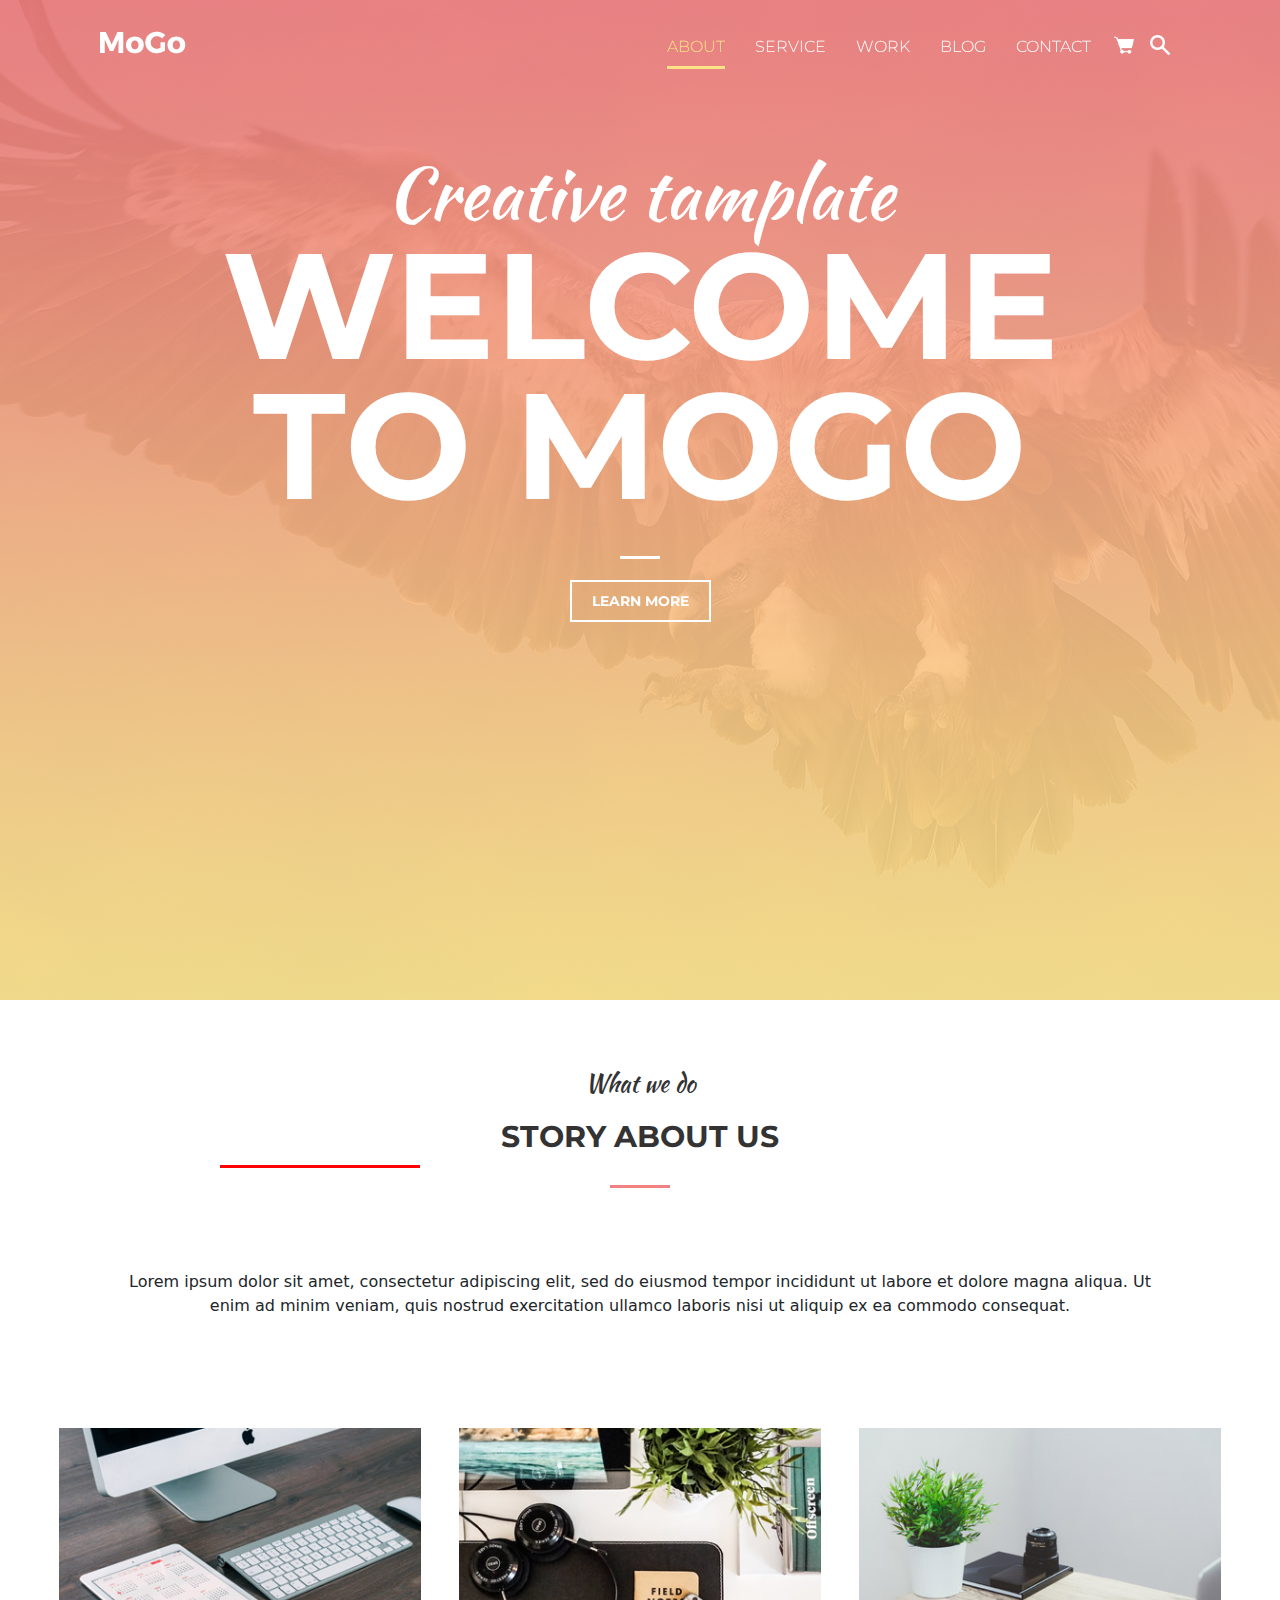
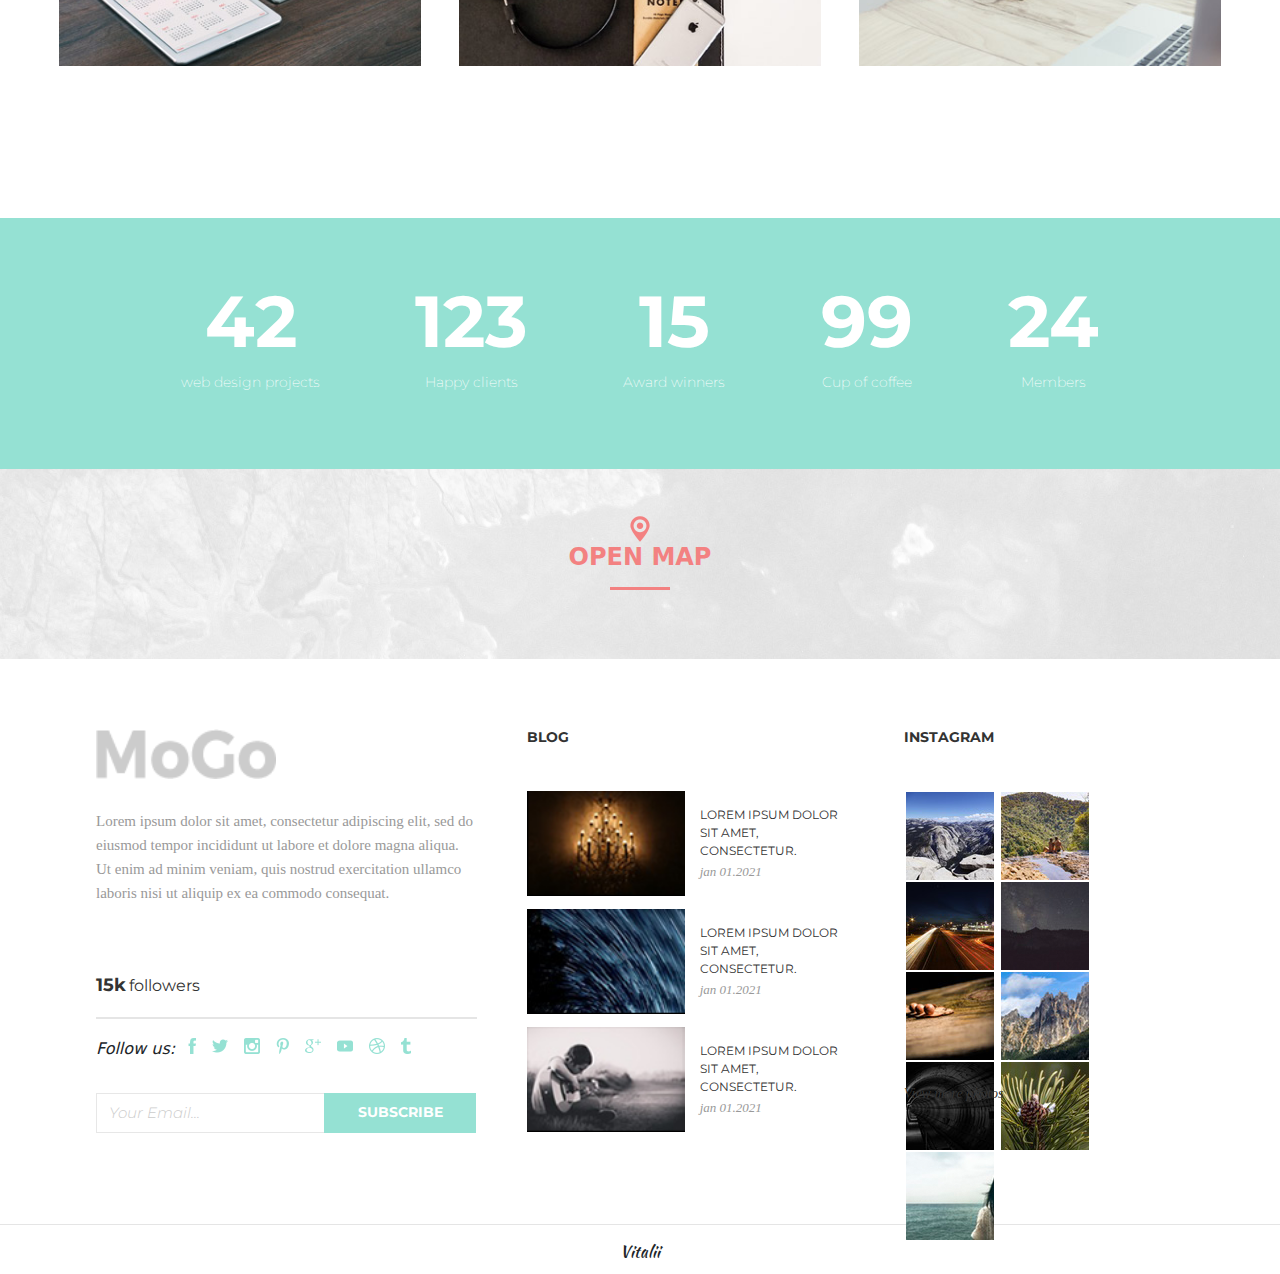
<file: index.html>
<!DOCTYPE html>
<html lang="en">
<head>
    <meta charset="UTF-8">
    <meta http-equiv="X-UA-Compatible" content="IE=edge">
    <meta name="viewport" content="width=device-width, initial-scale=1.0">
    
    <title>Mogo</title>

    <link rel="stylesheet" type="text/css" href="style.css">
    <link rel="stylesheet" href="https://cdn.jsdelivr.net/npm/bootstrap@5.1.1/dist/css/bootstrap.min.css">


    

</head>
<body>

    

   
    <!-- Header
    =========================
    ========================= -->

    

    <header>

        <nav class="header-nuvbar">

            <div class="header-logo">
                <a href="index.html"><img alt="" src="img/logo.png"></a>
            </div>

            <div>
            <nav id="nav-wrap">

                <div class="dropdown">
                    <button class="btn btn-danger dropdown-toggle" type="button" id="dropdownMenuButton1" data-bs-toggle="dropdown" aria-expanded="false">
                      MENU
                    </button>
                    <ul class="dropdown-menu" aria-labelledby="dropdownMenuButton1">
                      <li><a class="dropdown-item" id="current" href="index.html">ABOUT</a></li>
                      <li><a class="dropdown-item" href="service.html">SERVICE</a></li>
                      <li><a class="dropdown-item" href="work.html">WORK</a></li>
                      <li><a class="dropdown-item" href="blog.html">BLOG</a></li>
                      <li><a class="dropdown-item" href="contact.html">CONTACT</a></li>
                      <li><a class="dropdown-item" href="#"><img class="navbar_img" src="img/cartmob.png" alt=""></a></li>
                      <li><a class="dropdown-item" href="#"><img class="navbar_img" src="img/searchmob.png" alt=""></a></li>
                    </ul>
                </div>
 
                <ul id="nav" class="nav">
 
                    <li class="current"><a href="index.html">ABOUT</a></li>
                    <li><span><a href="service.html">SERVICE</a></span></li>
                   <li><span><a href="work.html">WORK</a></span></li>
                    <li><a href="blog.html">BLOG</a></li>
                   <li><a href="contact.html">CONTACT</a></li>
                   <li class="item"><a href=""><img class="navbar-img" src="img/cart.png" alt=""></a></li>
                    <li class="item"><a href=""><img class="navbar-img" src="img/search-13-32.png" alt=""></a></li>
 
                </ul> <!-- end #nav -->
 
            </nav> <!-- end #nav-wrap -->
 
            </div>
            
          </div>

        </nav>

    </header>


    <!-- Intro Section
   ================================================== -->

   <section id="intro">

        <!-- Start-->

        <div id="intro-slider" class="slider">
            
            <!-- Slide -->
            <div class="slider-item">    
                        
                <h3 class="info-subtitle">Creative tamplate</h3>
    
                <h1 class="info-title">WELCOME TO MOGO</h1>
    
                <div class="title-line"></div>
    
                <a href="№">Learn more</a>
                    
            </div>

            <!-- Slide -->

            <div class="slider-item">    
                    
                <h3 class="info-subtitle">Creative tamplate</h3>
    
                <h1 class="info-title">WELCOME TO MOGO</h1>
    
                <div class="title-line"></div>
    
                <a href="№">Learn more</a>
                    
            </div>

            <!-- Slide -->

            <div class="slider-item">    
                    
                <h3 class="info-subtitle">Creative tamplate</h3>
    
                <h1 class="info-title">WELCOME TO MOGO</h1>
    
                <div class="title-line"></div>
    
                <a href="№">Learn more</a>
                    
            </div>

            <!-- Slide -->

            <div class="slider-item">    
                    
                <h3 class="info-subtitle">Creative tamplate</h3>
    
                <h1 class="info-title">WELCOME TO MOGO</h1>
    
                <div class="title-line"></div>
    
                <a href="№">Learn more</a>
                    
            </div>

        </div> <!-- End-->

        <!-- bullets bar -->
        
        <div class="slider-dots">
            <div class="slider-dots-item" id="dots-item1">
                <div class="dots-box">
                    <div class="dots-number">01</div>
                    <div class="dots-text">Intro</div>
                </div>
            </div>
            <div class="slider-dots-item" id="dots-item2">
                <div class="dots-box">
                    <div class="dots-number">02</div>
                    <div class="dots-text">Work</div>
                </div>
            </div>
            <div class="slider-dots-item" id="dots-item3">
                <div class="dots-box">
                    <div class="dots-number">03</div>
                    <div class="dots-text">About</div>
                </div>
            </div>
            <div class="slider-dots-item" id="dots-item4">
                <div class="dots-box">
                    <div class="dots-number">04</div>
                    <div class="dots-text">Contacts</div>
                </div>
            </div>
        </div>

    </section> <!-- Intro Section End-->   

    <!-- Content -->


    <div class="main-content">

        <section class="about-us" id="about-us">
            <div class="section-text">
                <div class="section-text-main">
                    <div class="section-text-main-subtitle">What we do</div>
                    <div class="section-text-main-title">STORY ABOUT US</div>
                    <img class="text-main-line" src="img/Rectangle.png" alt="">
                </div>

                <p class="about-text">Lorem ipsum dolor sit amet, consectetur adipiscing elit, sed do eiusmod tempor incididunt ut labore et dolore magna aliqua. Ut enim ad minim veniam, quis nostrud exercitation ullamco laboris nisi ut aliquip ex ea commodo consequat.</p>
            </div>


            <div class="about-us-team">
                <div class="card-item">
                    <div class="card-inner">
                        <div class="card-image">
                            <img src="img/ab1.jpg" alt="card" />
                        </div>
                        <div class="card-text"><img src="img/USERS.png" alt=""><p>super team</p> </div>
                    </div>
                </div>
                <div class="card-item">
                    <div class="card-inner">
                        <div class="card-image">
                            <img src="img/ab2.jpg" alt="card" />
                        </div>
                        <div class="card-text"><img src="img/USERS.png" alt=""><p>super team</p></div>
                    </div>
                </div>
                <div class="card-item">
                    <div class="card-inner">
                        <div class="card-image">
                            <img src="img/ab3.jpg" alt="card" />
                        </div>
                        <div class="card-text"><img src="img/USERS.png" alt=""><p>super team</p></div>
                    </div>
                </div>
            </div>
        </section>

        <section class="statistic">
            <div class="about-us-statistic">
                <div class="about-us-statistic-container">
                    <h1 class="statistic-number">42</h1>
                    <p class="statistic-text">web design projects</p>
                </div>
                <div class="about-us-statistic-container">
                    <h1 class="statistic-number">123</h1>
                    <p class="statistic-text">Happy clients</p>
                </div>
                <div class="about-us-statistic-container">
                    <h1 class="statistic-number">15</h1>
                    <p class="statistic-text">Award winners</p>
                </div>
                <div class="about-us-statistic-container">
                    <h1 class="statistic-number">99</h1>
                    <p class="statistic-text">Cup of coffee</p>
                </div>
                <div class="about-us-statistic-container">
                    <h1 class="statistic-number">24</h1>
                    <p class="statistic-text">Members</p>
                </div>
            </div>
            

        </section>







    </div>
    
    <!-- footer -->

    <footer>

        <div class="footer-map">
            <h2 class="map-title">
                <img src="img/PINmap.png" alt="">
                <div><i class="fas fa-map-marker-alt"></i></div>
                <a href="https://goo.gl/maps/WY67dDn51xCPSTdFA" target="_blank">Open Map</a>
            </h2>
        </div>

        <div class="footer-content">
            
            <div class="footer-subscribe-bar">
                <img class="footer-logo" src="img/footerlogo.png" alt="">

                <p>Lorem ipsum dolor sit amet, consectetur adipiscing elit, sed do eiusmod tempor incididunt ut labore et dolore magna aliqua. Ut enim ad minim veniam, quis nostrud exercitation ullamco laboris nisi ut aliquip ex ea commodo consequat.</p>

                <div class="footer-subscribe-bar-info"><span>15k</span>followers</div>
                <div class="footer-link-bar">
                    <div class="footer-link-bar-text">Follow us:</div>
                    <a href=""><img src="img/icons/facebook.png" alt=""></a>
                    <a href=""><img src="img/icons/twitter.png" alt=""></a>
                    <a href=""><img src="img/icons/instagram.png" alt=""></a>
                    <a href=""><img src="img/icons/pinterest.png" alt=""></a>
                    <a href=""><img src="img/icons/google plus.png" alt=""></a>
                    <a href=""><img src="img/icons/youtube.png" alt=""></a>
                    <a href=""><img src="img/icons/dribbble.png" alt=""></a>
                    <a href=""><img src="img/icons/tumblr.png" alt=""></a>
                </div>

                <form class="subscribe" action="" method="post">
                    <input class="subscribe-input" type="email" name="name" placeholder="Your Email...">
                    <button class="subscribe-btn" type="submit">subscribe</button>
                </form>
            </div>


            <div class="footer-blog-bar">
                <div class="footer-blog-head">Blog</div>

                <div class="footer-blog-post">
                    <img src="img/post1.png" alt="">
                    <div class="footer-blog-post-text">
                        <p class="post-text">Lorem ipsum dolor sit amet, consectetur.</p>
                        <p class="post-data">jan 01.2021</p>
                    </div>
                </div>
                <div class="footer-blog-post">
                    <img src="img/post2.png" alt="">
                    <div class="footer-blog-post-text">
                        <p class="post-text">Lorem ipsum dolor sit amet, consectetur.</p>
                        <p class="post-data">jan 01.2021</p>
                    </div>
                </div>
                <div class="footer-blog-post">
                    <img src="img/post3.png" alt="">
                    <div class="footer-blog-post-text">
                        <p class="post-text">Lorem ipsum dolor sit amet, consectetur.</p>
                        <p class="post-data">jan 01.2021</p>
                    </div>
                </div>
            </div>
            <div class="footer-instagram-bar">
                <div class="footer-instagram-head">
                    INSTAGRAM
                </div>
                <div class="instagram-container">
                    <img src="img/insta/insta1.png" alt="">
                    <img src="img/insta/insta2.png" alt="">
                    <img src="img/insta/insta3.png" alt="">
                    <img src="img/insta/insta4.png" alt="">
                    <img src="img/insta/insta5.png" alt="">
                    <img src="img/insta/insta6.png" alt="">
                    <img src="img/insta/insta7.png" alt="">
                    <img src="img/insta/insta8.png" alt="">
                    <img src="img/insta/insta9.png" alt="">
                </div>
                <p>View more photos</p>
            </div>


        </div>

        <div class="footer-end">Vitalii</div>

    </footer>

    


    <!-- javascript -->

    <!-- bootstrap -->
    <script src="https://cdn.jsdelivr.net/npm/@popperjs/core@2.9.3/dist/umd/popper.min.js"></script>
    <script src="https://cdn.jsdelivr.net/npm/bootstrap@5.1.1/dist/js/bootstrap.min.js"></script>

    <!-- jquery -->
    <script src="https://ajax.googleapis.com/ajax/libs/jquery/3.5.1/jquery.min.js"></script>

    <!-- slick -->
    <script type="text/javascript" src="js/slick.min.js"></script>

    <!-- main script fail -->
    <script src="js/main.js"></script>

</body>
</html>
</file>
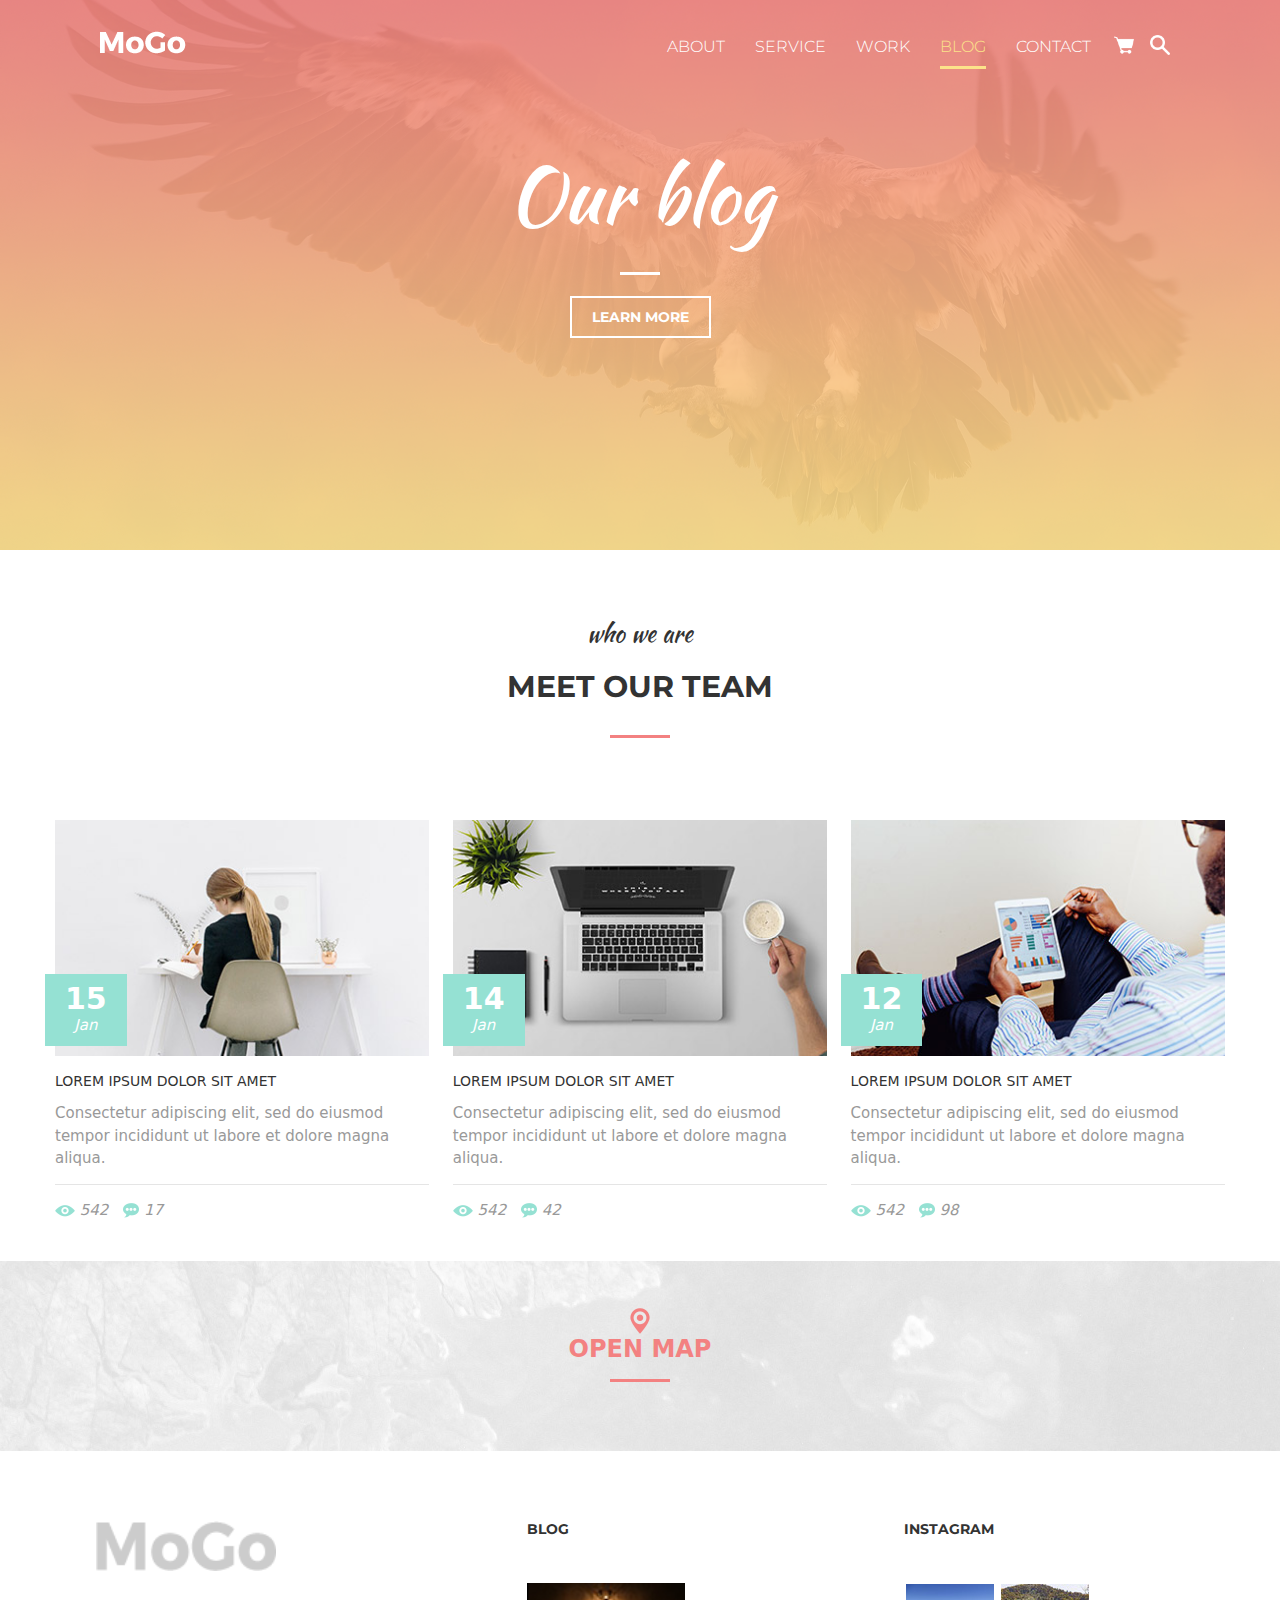
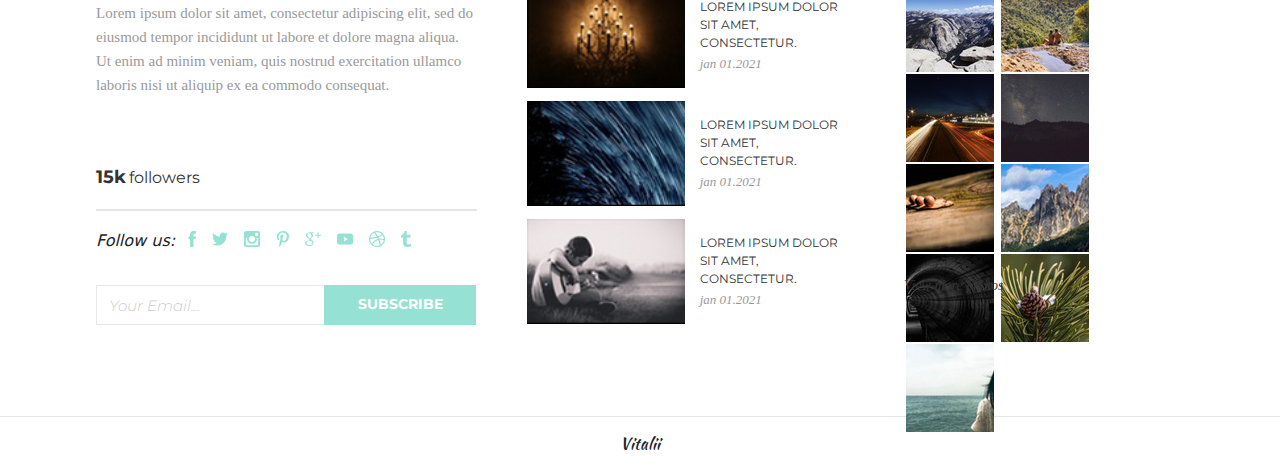
<file: blog.html>
<!DOCTYPE html>
<html lang="en">
<head>
    <meta charset="UTF-8">
    <meta http-equiv="X-UA-Compatible" content="IE=edge">
    <meta name="viewport" content="width=device-width, initial-scale=1.0">
    
    <title>Mogo</title>

    <link rel="stylesheet" type="text/css" href="style.css">
    <link rel="stylesheet" href="https://cdn.jsdelivr.net/npm/bootstrap@5.1.1/dist/css/bootstrap.min.css">


    

</head>
<body>

    

    <!-- Header
    =========================
    ========================= -->

    

    <header>

        <nav class="header-nuvbar">

            <div class="header-logo">
                <a href="index.html"><img alt="" src="img/logo.png"></a>
            </div>

            <div>
            <nav id="nav-wrap">

                <div class="dropdown">
                    <button class="btn btn-danger dropdown-toggle" type="button" id="dropdownMenuButton1" data-bs-toggle="dropdown" aria-expanded="false">
                      MENU
                    </button>
                    <ul class="dropdown-menu" aria-labelledby="dropdownMenuButton1">
                      <li><a class="dropdown-item current" href="index.html">ABOUT</a></li>
                      <li><a class="dropdown-item" href="service.html">SERVICE</a></li>
                      <li><a class="dropdown-item" href="work.html">WORK</a></li>
                      <li><a class="dropdown-item" href="blog.html">BLOG</a></li>
                      <li><a class="dropdown-item" href="contact.html">CONTACT</a></li>
                      <li><a class="dropdown-item" href="#"><img class="navbar_img" src="img/cartmob.png" alt=""></a></li>
                      <li><a class="dropdown-item" href="#"><img class="navbar_img" src="img/searchmob.png" alt=""></a></li>
                    </ul>
                </div>
 
                <ul id="nav" class="nav">
 
                    <li><a href="index.html">ABOUT</a></li>
                    <li><span><a href="service.html">SERVICE</a></span></li>
                   <li><span><a href="work.html">WORK</a></span></li>
                    <li class="current"><a href="blog.html">BLOG</a></li>
                   <li><a href="contact.html">CONTACT</a></li>
                   <li class="item"><a href=""><img class="navbar-img" src="img/cart.png" alt=""></a></li>
                    <li class="item"><a href=""><img class="navbar-img" src="img/search-13-32.png" alt=""></a></li>
 
                </ul> <!-- end #nav -->
 
            </nav> <!-- end #nav-wrap -->
 
            </div>
            
          </div>

        </nav>

    </header>


    <!-- Intro Section
   ================================================== -->

   <section id="intro">

        <!-- Start-->

        <div id="intro-header" class="intro-text">
            
            <h3 class="info-subtitle">Our blog</h3>

            <div class="title-line"></div>

            <a href="№">Learn more</a>

        </div>

    </section> 


    <div class="main-content">

        <section class="blog-container" id="blog">
            <div class="section-text">
                <div class="section-text-main">
                    <div class="section-text-main-subtitle">who we are</div>
                    <div class="section-text-main-title">MEET OUR TEAM</div>
                    <img class="text-main-line" src="img/Rectangle.png" alt="">
                </div>

            </div>
    
    
            <div class="blog">
                <div class="blog-item">
                    <div class="blog-header">
                        <a href="#">
                            <img class="blog-photo" src="img/blog1.jpg" alt="blog">
                        </a>
                        <div class="blog-date">
                            <div class="blog-date-date">15</div> Jan
                        </div>
                    </div>
                    <div class="blog-content">
                        <div class="blog-title">
                            <a href="#">Lorem ipsum dolor sit amet</a>
                        </div>
                        <div class="blog-text">
                            Consectetur adipiscing elit, sed do eiusmod tempor
                            incididunt ut labore et dolore magna aliqua.
                        </div>
                    </div>
                    <div class="blog-footer">
                        <div class="blog-stat">
                            <span class="blog-stat-item">
                                <img src="img/VIEW.png" alt="">
                                <i class="far fa-eye"></i>
                                542
                            </span>
                            <span class="blog-stat-item">
                                <img src="img/speech.png" alt="">
                                <i class="far fa-comment-dots"></i>
                                17
                            </span>
                        </div>
                    </div>
                </div>
                <div class="blog-item">
                    <div class="blog-header">
                        <a href="#">
                            <img class="blog-photo" src="img/blog2.jpg" alt="blog">
                        </a>
                        <div class="blog-date">
                            <div class="blog-date-date">14</div> Jan
                        </div>
                    </div>
                    <div class="blog-content">
                        <div class="blog-title">
                            <a href="#">Lorem ipsum dolor sit amet</a>
                        </div>
                        <div class="blog-text">
                            Consectetur adipiscing elit, sed do eiusmod tempor
                            incididunt ut labore et dolore magna aliqua.
                        </div>
                    </div>
                    <div class="blog-footer">
                        <div class="blog-stat">
                            <span class="blog-stat-item">
                                <img src="img/VIEW.png" alt="">
                                <i class="far fa-eye"></i>
                                542
                            </span>
                            <span class="blog-stat-item">
                                <img src="img/speech.png" alt="">
                                <i class="far fa-comment-dots"></i>
                                42
                            </span>
                        </div>
                    </div>
                </div>
                <div class="blog-item">
                    <div class="blog-header">
                        <a href="#">
                            <img class="blog-photo" src="img/blog3.jpg" alt="blog">
                        </a>
                        <div class="blog-date">
                            <div class="blog-date-date">12</div> Jan
                        </div>
                    </div>
                    <div class="blog-content">
                        <div class="blog-title">
                            <a href="#">Lorem ipsum dolor sit amet</a>
                        </div>
                        <div class="blog-text">
                            Consectetur adipiscing elit, sed do eiusmod tempor
                            incididunt ut labore et dolore magna aliqua.
                        </div>
                    </div>
                    <div class="blog-footer">
                        <div class="blog-stat">
                            <span class="blog-stat-item">
                                <img src="img/VIEW.png" alt="">
                                <i class="far fa-eye"></i>
                                542
                            </span>
                            <span class="blog-stat-item">
                                <img src="img/speech.png" alt="">
                                <i class="far fa-comment-dots"></i>
                                98
                            </span>
                        </div>
                    </div>
                </div>
            </div>
        </section> 
    
    
    </div>

        <!-- footer -->

    <footer>

        <div class="footer-map">
            <h2 class="map-title">
                <img src="img/PINmap.png" alt="">
                <div><i class="fas fa-map-marker-alt"></i></div>
                <a href="https://goo.gl/maps/WY67dDn51xCPSTdFA" target="_blank">Open Map</a>
            </h2>
        </div>

        <div class="footer-content">
            
            <div class="footer-subscribe-bar">
                <img class="footer-logo" src="img/footerlogo.png" alt="">

                <p>Lorem ipsum dolor sit amet, consectetur adipiscing elit, sed do eiusmod tempor incididunt ut labore et dolore magna aliqua. Ut enim ad minim veniam, quis nostrud exercitation ullamco laboris nisi ut aliquip ex ea commodo consequat.</p>

                <div class="footer-subscribe-bar-info"><span>15k</span>followers</div>
                <div class="footer-link-bar">
                    <div class="footer-link-bar-text">Follow us:</div>
                    <a href=""><img src="img/icons/facebook.png" alt=""></a>
                    <a href=""><img src="img/icons/twitter.png" alt=""></a>
                    <a href=""><img src="img/icons/instagram.png" alt=""></a>
                    <a href=""><img src="img/icons/pinterest.png" alt=""></a>
                    <a href=""><img src="img/icons/google plus.png" alt=""></a>
                    <a href=""><img src="img/icons/youtube.png" alt=""></a>
                    <a href=""><img src="img/icons/dribbble.png" alt=""></a>
                    <a href=""><img src="img/icons/tumblr.png" alt=""></a>
                </div>

                <form class="subscribe" action="" method="post">
                    <input class="subscribe-input" type="email" name="name" placeholder="Your Email...">
                    <button class="subscribe-btn" type="submit">subscribe</button>
                </form>
            </div>


            <div class="footer-blog-bar">
                <div class="footer-blog-head">Blog</div>

                <div class="footer-blog-post">
                    <img src="img/post1.png" alt="">
                    <div class="footer-blog-post-text">
                        <p class="post-text">Lorem ipsum dolor sit amet, consectetur.</p>
                        <p class="post-data">jan 01.2021</p>
                    </div>
                </div>
                <div class="footer-blog-post">
                    <img src="img/post2.png" alt="">
                    <div class="footer-blog-post-text">
                        <p class="post-text">Lorem ipsum dolor sit amet, consectetur.</p>
                        <p class="post-data">jan 01.2021</p>
                    </div>
                </div>
                <div class="footer-blog-post">
                    <img src="img/post3.png" alt="">
                    <div class="footer-blog-post-text">
                        <p class="post-text">Lorem ipsum dolor sit amet, consectetur.</p>
                        <p class="post-data">jan 01.2021</p>
                    </div>
                </div>
            </div>
            <div class="footer-instagram-bar">
                <div class="footer-instagram-head">
                    INSTAGRAM
                </div>
                <div class="instagram-container">
                    <img src="img/insta/insta1.png" alt="">
                    <img src="img/insta/insta2.png" alt="">
                    <img src="img/insta/insta3.png" alt="">
                    <img src="img/insta/insta4.png" alt="">
                    <img src="img/insta/insta5.png" alt="">
                    <img src="img/insta/insta6.png" alt="">
                    <img src="img/insta/insta7.png" alt="">
                    <img src="img/insta/insta8.png" alt="">
                    <img src="img/insta/insta9.png" alt="">
                </div>
                <p>View more photos</p>
            </div>


        </div>

        <div class="footer-end">Vitalii</div>

    </footer>

    


    <!-- javascript -->

    <!-- bootstrap -->
    <script src="https://cdn.jsdelivr.net/npm/@popperjs/core@2.9.3/dist/umd/popper.min.js"></script>
    <script src="https://cdn.jsdelivr.net/npm/bootstrap@5.1.1/dist/js/bootstrap.min.js"></script>

    <!-- jquery -->
    <script src="https://ajax.googleapis.com/ajax/libs/jquery/3.5.1/jquery.min.js"></script>

    <!-- slick -->
    <script type="text/javascript" src="js/slick.min.js"></script>

    <!-- main script fail -->
    <script src="js/main.js"></script>

</body>
</html>
</file>
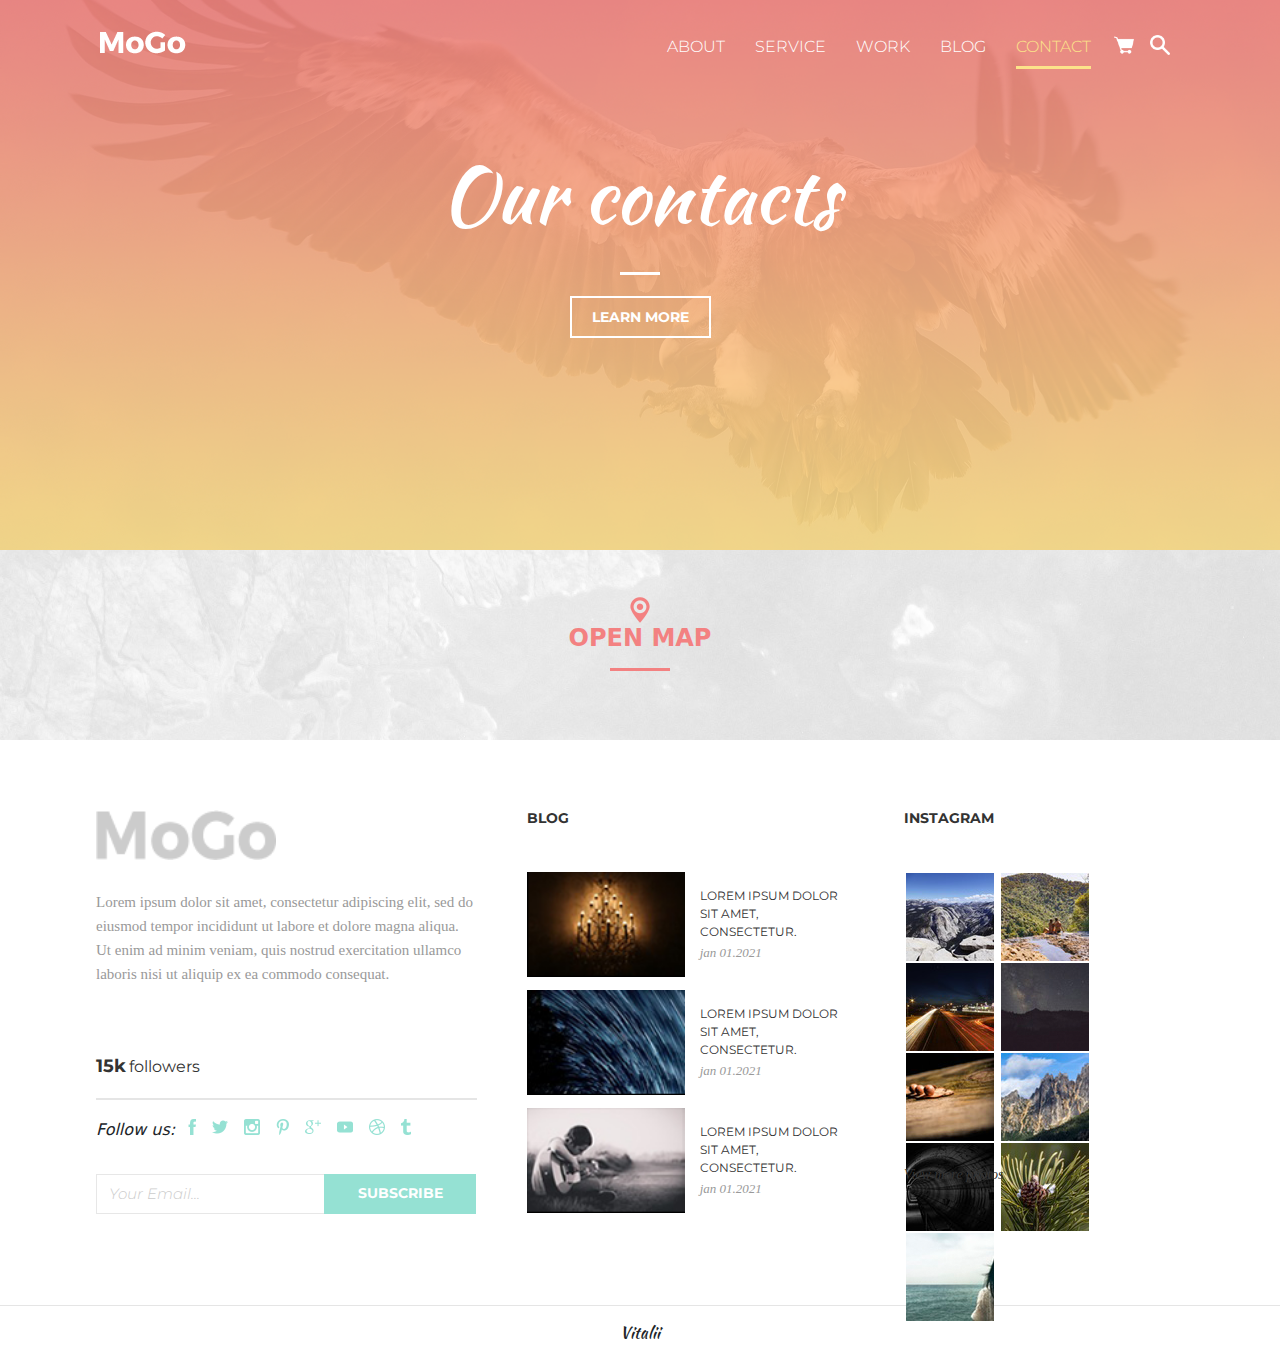
<file: contact.html>
<!DOCTYPE html>
<html lang="en">
<head>
    <meta charset="UTF-8">
    <meta http-equiv="X-UA-Compatible" content="IE=edge">
    <meta name="viewport" content="width=device-width, initial-scale=1.0">
    
    <title>Mogo</title>

    <link rel="stylesheet" type="text/css" href="style.css">
    <link rel="stylesheet" href="https://cdn.jsdelivr.net/npm/bootstrap@5.1.1/dist/css/bootstrap.min.css">

    

</head>
<body>

    

 
    <!-- Header
    =========================
    ========================= -->

    

    <header>

        <nav class="header-nuvbar">

            <div class="header-logo">
                <a href="index.html"><img alt="" src="img/logo.png"></a>
            </div>

            <div>
            <nav id="nav-wrap">

                <div class="dropdown">
                    <button class="btn btn-danger dropdown-toggle" type="button" id="dropdownMenuButton1" data-bs-toggle="dropdown" aria-expanded="false">
                      MENU
                    </button>
                    <ul class="dropdown-menu" aria-labelledby="dropdownMenuButton1">
                      <li><a class="dropdown-item current" href="index.html">ABOUT</a></li>
                      <li><a class="dropdown-item" href="service.html">SERVICE</a></li>
                      <li><a class="dropdown-item" href="work.html">WORK</a></li>
                      <li><a class="dropdown-item" href="blog.html">BLOG</a></li>
                      <li><a class="dropdown-item" href="contact.html">CONTACT</a></li>
                      <li><a class="dropdown-item" href="#"><img class="navbar_img" src="img/cartmob.png" alt=""></a></li>
                      <li><a class="dropdown-item" href="#"><img class="navbar_img" src="img/searchmob.png" alt=""></a></li>
                    </ul>
                </div>
 
                <ul id="nav" class="nav">
 
                    <li><a href="index.html">ABOUT</a></li>
                    <li><span><a href="service.html">SERVICE</a></span></li>
                   <li><span><a href="work.html">WORK</a></span></li>
                    <li><a href="blog.html">BLOG</a></li>
                   <li class="current"><a href="contact.html">CONTACT</a></li>
                   <li class="item"><a href=""><img class="navbar-img" src="img/cart.png" alt=""></a></li>
                    <li class="item"><a href=""><img class="navbar-img" src="img/search-13-32.png" alt=""></a></li>
 
                </ul> <!-- end #nav -->
 
            </nav> <!-- end #nav-wrap -->
 
            </div>
            
          </div>

        </nav>

    </header>


    <!-- Intro Section
   ================================================== -->

   <section id="intro">

        <!-- Start-->

        <div id="intro-header" class="intro-text">
            
            <h3 class="info-subtitle">Our contacts</h3>

            <div class="title-line"></div>

            <a href="№">Learn more</a>

        </div>

    </section> 


        <!-- footer -->

    <footer>

        <div class="footer-map">
            <h2 class="map-title">
                <img src="img/PINmap.png" alt="">
                <div><i class="fas fa-map-marker-alt"></i></div>
                <a href="https://goo.gl/maps/WY67dDn51xCPSTdFA" target="_blank">Open Map</a>
            </h2>
        </div>

        <div class="footer-content">
            
            <div class="footer-subscribe-bar">
                <img class="footer-logo" src="img/footerlogo.png" alt="">

                <p>Lorem ipsum dolor sit amet, consectetur adipiscing elit, sed do eiusmod tempor incididunt ut labore et dolore magna aliqua. Ut enim ad minim veniam, quis nostrud exercitation ullamco laboris nisi ut aliquip ex ea commodo consequat.</p>

                <div class="footer-subscribe-bar-info"><span>15k</span>followers</div>
                <div class="footer-link-bar">
                    <div class="footer-link-bar-text">Follow us:</div>
                    <a href=""><img src="img/icons/facebook.png" alt=""></a>
                    <a href=""><img src="img/icons/twitter.png" alt=""></a>
                    <a href=""><img src="img/icons/instagram.png" alt=""></a>
                    <a href=""><img src="img/icons/pinterest.png" alt=""></a>
                    <a href=""><img src="img/icons/google plus.png" alt=""></a>
                    <a href=""><img src="img/icons/youtube.png" alt=""></a>
                    <a href=""><img src="img/icons/dribbble.png" alt=""></a>
                    <a href=""><img src="img/icons/tumblr.png" alt=""></a>
                </div>

                <form class="subscribe" action="" method="post">
                    <input class="subscribe-input" type="email" name="name" placeholder="Your Email...">
                    <button class="subscribe-btn" type="submit">subscribe</button>
                </form>
            </div>


            <div class="footer-blog-bar">
                <div class="footer-blog-head">Blog</div>

                <div class="footer-blog-post">
                    <img src="img/post1.png" alt="">
                    <div class="footer-blog-post-text">
                        <p class="post-text">Lorem ipsum dolor sit amet, consectetur.</p>
                        <p class="post-data">jan 01.2021</p>
                    </div>
                </div>
                <div class="footer-blog-post">
                    <img src="img/post2.png" alt="">
                    <div class="footer-blog-post-text">
                        <p class="post-text">Lorem ipsum dolor sit amet, consectetur.</p>
                        <p class="post-data">jan 01.2021</p>
                    </div>
                </div>
                <div class="footer-blog-post">
                    <img src="img/post3.png" alt="">
                    <div class="footer-blog-post-text">
                        <p class="post-text">Lorem ipsum dolor sit amet, consectetur.</p>
                        <p class="post-data">jan 01.2021</p>
                    </div>
                </div>
            </div>
            <div class="footer-instagram-bar">
                <div class="footer-instagram-head">
                    INSTAGRAM
                </div>
                <div class="instagram-container">
                    <img src="img/insta/insta1.png" alt="">
                    <img src="img/insta/insta2.png" alt="">
                    <img src="img/insta/insta3.png" alt="">
                    <img src="img/insta/insta4.png" alt="">
                    <img src="img/insta/insta5.png" alt="">
                    <img src="img/insta/insta6.png" alt="">
                    <img src="img/insta/insta7.png" alt="">
                    <img src="img/insta/insta8.png" alt="">
                    <img src="img/insta/insta9.png" alt="">
                </div>
                <p>View more photos</p>
            </div>


        </div>

        <div class="footer-end">Vitalii</div>

    </footer>

    


    <!-- javascript -->

    <!-- bootstrap -->
    <script src="https://cdn.jsdelivr.net/npm/@popperjs/core@2.9.3/dist/umd/popper.min.js"></script>
    <script src="https://cdn.jsdelivr.net/npm/bootstrap@5.1.1/dist/js/bootstrap.min.js"></script>

    <!-- jquery -->
    <script src="https://ajax.googleapis.com/ajax/libs/jquery/3.5.1/jquery.min.js"></script>

    <!-- slick -->
    <script type="text/javascript" src="js/slick.min.js"></script>

    <!-- main script fail -->
    <script src="js/main.js"></script>

</body>
</html>
</file>
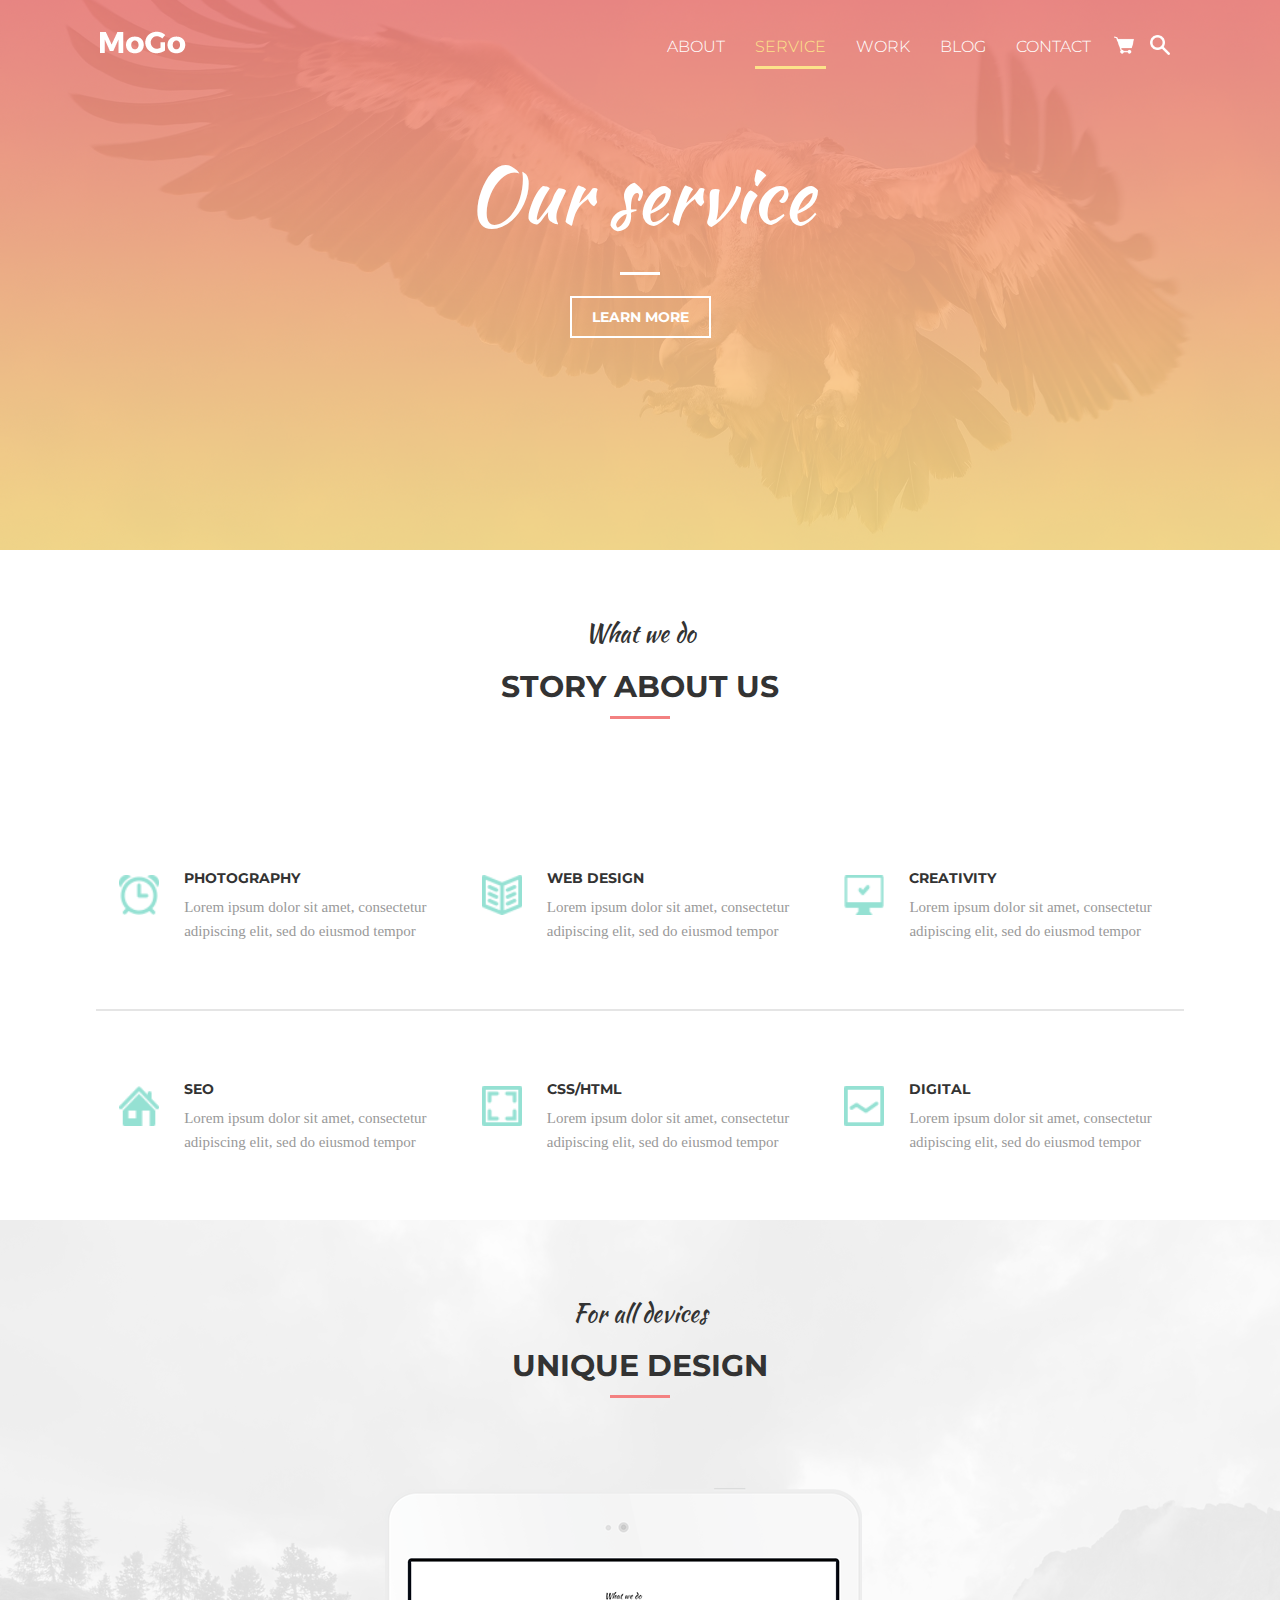
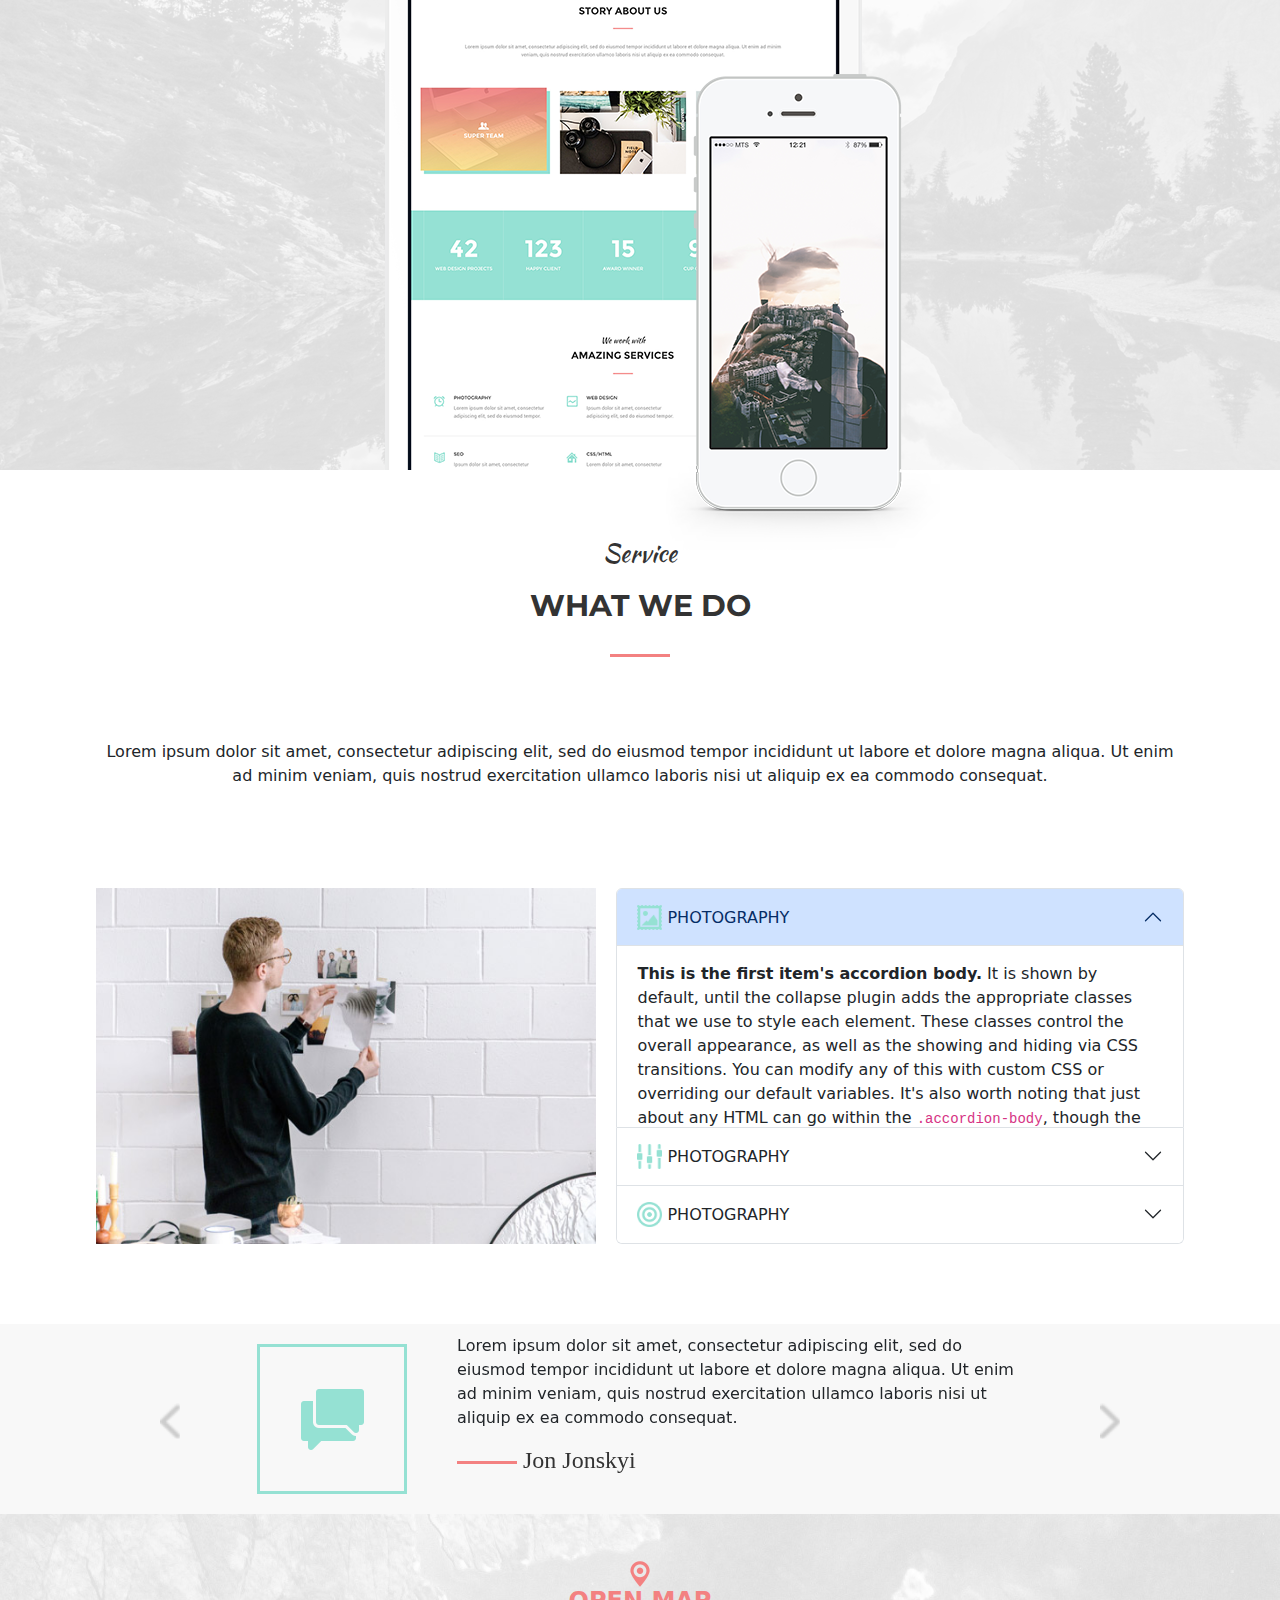
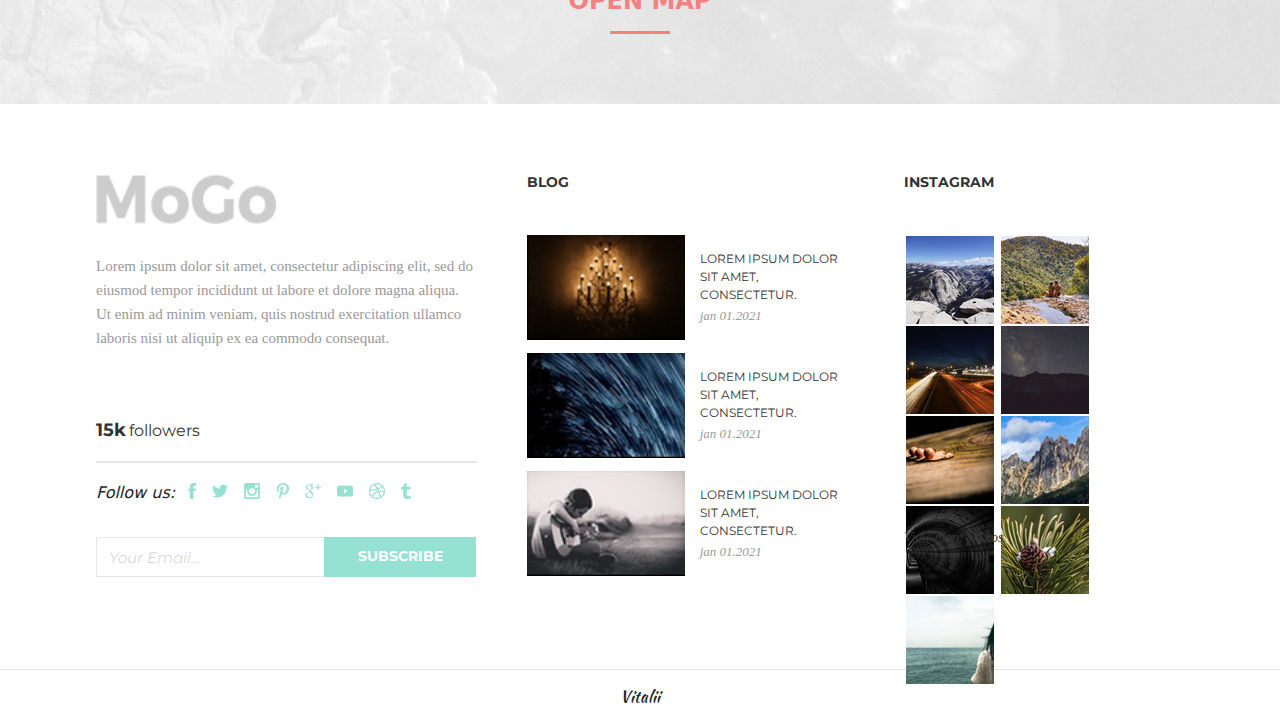
<file: service.html>
<!DOCTYPE html>
<html lang="en">
<head>
    <meta charset="UTF-8">
    <meta http-equiv="X-UA-Compatible" content="IE=edge">
    <meta name="viewport" content="width=device-width, initial-scale=1.0">
    
    <title>Mogo</title>

    <link rel="stylesheet" type="text/css" href="style.css">
    <link rel="stylesheet" href="https://cdn.jsdelivr.net/npm/bootstrap@5.1.1/dist/css/bootstrap.min.css">


    

</head>
<body>

    

<!-- Header
    =========================
    ========================= -->

    

    <header>

        <nav class="header-nuvbar">

            <div class="header-logo">
                <a href="index.html"><img alt="" src="img/logo.png"></a>
            </div>

            <div>
            <nav id="nav-wrap">

                <div class="dropdown">
                    <button class="btn btn-danger dropdown-toggle" type="button" id="dropdownMenuButton1" data-bs-toggle="dropdown" aria-expanded="false">
                      MENU
                    </button>
                    <ul class="dropdown-menu" aria-labelledby="dropdownMenuButton1">
                      <li><a class="dropdown-item current" href="index.html">ABOUT</a></li>
                      <li><a class="dropdown-item" href="service.html">SERVICE</a></li>
                      <li><a class="dropdown-item" href="work.html">WORK</a></li>
                      <li><a class="dropdown-item" href="blog.html">BLOG</a></li>
                      <li><a class="dropdown-item" href="contact.html">CONTACT</a></li>
                      <li><a class="dropdown-item" href="#"><img class="navbar_img" src="img/cartmob.png" alt=""></a></li>
                      <li><a class="dropdown-item" href="#"><img class="navbar_img" src="img/searchmob.png" alt=""></a></li>
                    </ul>
                </div>
 
                <ul id="nav" class="nav">
 
                    <li><a href="index.html">ABOUT</a></li>
                    <li class="current"><span><a href="service.html">SERVICE</a></span></li>
                   <li><span><a href="work.html">WORK</a></span></li>
                    <li><a href="blog.html">BLOG</a></li>
                   <li><a href="contact.html">CONTACT</a></li>
                   <li class="item"><a href=""><img class="navbar-img" src="img/cart.png" alt=""></a></li>
                    <li class="item"><a href=""><img class="navbar-img" src="img/search-13-32.png" alt=""></a></li>
 
                </ul> <!-- end #nav -->
 
            </nav> <!-- end #nav-wrap -->
 
            </div>
            
          </div>

        </nav>

    </header>


    <!-- Intro Section
   ================================================== -->

   <section id="intro">

        <!-- Start-->

        <div id="intro-header" class="intro-text">
            
            <h3 class="info-subtitle">Our service</h3>

            <div class="title-line"></div>

            <a href="№">Learn more</a>

        </div>

   </section>

    <!-- service section==================================================-->


    <section class="service">
        <div class="section-text-main">
            <div class="section-text-main-subtitle">What we do</div>
            <div class="section-text-main-title">STORY ABOUT US</div>
            <img src="img/Rectangle.png">
        </div>

        
        
        <div class="service-tools">
            <div class="tools-info">
                <img class="tools-info-img" src="img/serv/serv1.png">
                <div class="tools-info-text">
                    <h3>photography</h3>
                    <p>Lorem ipsum dolor sit amet, consectetur adipiscing elit, sed do eiusmod tempor</p>
                </div>
            </div>
            <div class="tools-info">
                <img class="tools-info-img" src="img/serv/serv2.png">
                <div class="tools-info-text">
                    <h3>web design</h3>
                    <p>Lorem ipsum dolor sit amet, consectetur adipiscing elit, sed do eiusmod tempor</p>
                </div>
            </div>
            <div class="tools-info">
                <img class="tools-info-img" src="img/serv/serv3.png">
                <div class="tools-info-text">
                    <h3>creativity</h3>
                    <p>Lorem ipsum dolor sit amet, consectetur adipiscing elit, sed do eiusmod tempor</p>
                </div>
            </div>
        </div>

        <div class="line-grey"></div>

        <div class="service-tools">
            <div class="tools-info">
                <img class="tools-info-img" src="img/serv/serv4.png">
                <div class="tools-info-text">
                    <h3>seo</h3>
                    <p>Lorem ipsum dolor sit amet, consectetur adipiscing elit, sed do eiusmod tempor</p>
                </div>
            </div>
            <div class="tools-info">
                <img class="tools-info-img" src="img/serv/serv5.png">
                <div class="tools-info-text">
                    <h3>css/html</h3>
                    <p>Lorem ipsum dolor sit amet, consectetur adipiscing elit, sed do eiusmod tempor</p>
                </div>
            </div>
            <div class="tools-info">
                <img class="tools-info-img" src="img/serv/serv6.png">
                <div class="tools-info-text">
                    <h3>digital</h3>
                    <p>Lorem ipsum dolor sit amet, consectetur adipiscing elit, sed do eiusmod tempor</p>
                </div>
            </div>
        </div>
    </section>

    <section class="design">
        <div class="design-content">
            <div class="section-text-main" id="main-text-design">
                <div class="section-text-main-subtitle">For all devices</div>
                <div class="section-text-main-title">UNIQUE DESIGN</div>
                <img src="img/Rectangle.png" alt="">
            </div>

            <div class="devices">
                <img class="devices-item" src="img/ipad.png" alt="ipad">
                <img class="devices-item devices-item-iphone" src="img/phoneimg.png" alt="iphone">
            </div>
        </div>
    </section>


    <section class="wedo">
        <div class="section-text">
            <div class="section-text-main">
                <div class="section-text-main-subtitle">Service</div>
                <div class="section-text-main-title">WHAT WE DO</div>
                <img class="text-main-line" src="img/Rectangle.png" alt="">
            </div>

            <p class="about-text">Lorem ipsum dolor sit amet, consectetur adipiscing elit, sed do eiusmod tempor incididunt ut labore et dolore magna aliqua. Ut enim ad minim veniam, quis nostrud exercitation ullamco laboris nisi ut aliquip ex ea commodo consequat.</p>
        </div>

        <div class="wedo-container">
            
            <img class="wedo-img" src="img/doservice.jpg" alt="">

            
            <div class="accordion" id="accordionExample">
                <div class="accordion-item">
                    <h2 class="accordion-header" id="headingOne">
                    <button class="accordion-button" type="button" data-bs-toggle="collapse" data-bs-target="#collapseOne" aria-expanded="true" aria-controls="collapseOne">
                        <img class="acc-img" src="img/PICTUR.png" alt=""><p class="acc-text">PHOTOGRAPHY</p> 
                    </button>
                    </h2>
                    <div id="collapseOne" class="accordion-collapse collapse show" aria-labelledby="headingOne" data-bs-parent="#accordionExample">
                    <div class="accordion-body">
                        <div class="overflow-scroll">
                            <strong>This is the first item's accordion body.</strong> It is shown by default, until the collapse plugin adds the appropriate classes that we use to style each element. These classes control the overall appearance, as well as the showing and hiding via CSS transitions. You can modify any of this with custom CSS or overriding our default variables. It's also worth noting that just about any HTML can go within the <code>.accordion-body</code>, though the transition does limit overflow.
                        </div>
                    </div>
                    </div>
                </div>
                <div class="accordion-item">
                    <h2 class="accordion-header" id="headingTwo">
                    <button class="accordion-button collapsed" type="button" data-bs-toggle="collapse" data-bs-target="#collapseTwo" aria-expanded="false" aria-controls="collapseTwo">
                        <img class="acc-img" src="img/EQUALIZER.png" alt=""><p class="acc-text">PHOTOGRAPHY</p> 
                    </button>
                    </h2>
                    <div id="collapseTwo" class="accordion-collapse collapse" aria-labelledby="headingTwo" data-bs-parent="#accordionExample">
                    <div class="accordion-body">
                        <strong>This is the second item's accordion body.</strong> It is hidden by default, until the collapse plugin adds the appropriate classes that we use to style each element. These classes control the overall appearance, as well as the showing and hiding via CSS transitions. You can modify any of this with custom CSS or overriding our default variables. It's also worth noting that just about any HTML can go within the <code>.accordion-body</code>, though the transition does limit overflow.
                    </div>
                    </div>
                </div>
                <div class="accordion-item">
                    <h2 class="accordion-header" id="headingThree">
                    <button class="accordion-button collapsed" type="button" data-bs-toggle="collapse" data-bs-target="#collapseThree" aria-expanded="false" aria-controls="collapseThree">
                        <img class="acc-img" src="img/BULLSEYE.png" alt=""><p class="acc-text">PHOTOGRAPHY</p> 
                    </button>
                    </h2>
                    <div id="collapseThree" class="accordion-collapse collapse" aria-labelledby="headingThree" data-bs-parent="#accordionExample">
                    <div class="accordion-body">
                        <strong>This is the third item's accordion body.</strong> It is hidden by default, until the collapse plugin adds the appropriate classes that we use to style each element. These classes control the overall appearance, as well as the showing and hiding via CSS transitions. You can modify any of this with custom CSS or overriding our default variables. It's also worth noting that just about any HTML can go within the <code>.accordion-body</code>, though the transition does limit overflow.
                    </div>
                    </div>
                </div>
            </div>
            
        </div>
    </section>


    <section class="comment-slider-service">
        
        <div class="comment-slider-content">
            <div class="comment-content-slides">
                <img class="comment-img" src="img/comment.png" alt="">
                <div class="comment-text">  
                    <p>Lorem ipsum dolor sit amet, consectetur adipiscing elit, sed do eiusmod tempor incididunt ut labore et dolore magna aliqua. Ut enim ad minim veniam, quis nostrud exercitation ullamco laboris nisi ut aliquip ex ea commodo consequat.</p>
                    <h3><img src="img/Rectangle.png" alt=""> Jon Jonskyi</h3>
                </div>
            </div>
            <div class="comment-content-slides">
                <img class="comment-img" src="img/comment.png" alt="">
                <div class="comment-text">
                    <p>Lorem ipsum dolor sit amet, consectetur adipiscing elit, sed do eiusmod tempor incididunt ut labore et dolore magna aliqua. Ut enim ad minim veniam, quis nostrud exercitation ullamco laboris nisi ut aliquip ex ea commodo consequat.</p>
                    <h3><img src="img/Rectangle.png" alt=""> Jon Jonskyi</h3>
                </div>
            </div>
            <div class="comment-content-slides">
                <img class="comment-img" src="img/comment.png" alt="">
                <div class="comment-text">
                    <p>Lorem ipsum dolor sit amet, consectetur adipiscing elit, sed do eiusmod tempor incididunt ut labore et dolore magna aliqua. Ut enim ad minim veniam, quis nostrud exercitation ullamco laboris nisi ut aliquip ex ea commodo consequat.</p>
                    <h3><img src="img/Rectangle.png" alt=""> Jon Jonskyi</h3>
                </div>
            </div>
        </div>
    </section>


         <!-- footer -->

    <footer>

        <div class="footer-map">
            <h2 class="map-title">
                <img src="img/PINmap.png" alt="">
                <div><i class="fas fa-map-marker-alt"></i></div>
                <a href="https://goo.gl/maps/WY67dDn51xCPSTdFA" target="_blank">Open Map</a>
            </h2>
        </div>

        <div class="footer-content">
            
            <div class="footer-subscribe-bar">
                <img class="footer-logo" src="img/footerlogo.png" alt="">

                <p>Lorem ipsum dolor sit amet, consectetur adipiscing elit, sed do eiusmod tempor incididunt ut labore et dolore magna aliqua. Ut enim ad minim veniam, quis nostrud exercitation ullamco laboris nisi ut aliquip ex ea commodo consequat.</p>

                <div class="footer-subscribe-bar-info"><span>15k</span>followers</div>
                <div class="footer-link-bar">
                    <div class="footer-link-bar-text">Follow us:</div>
                    <a href=""><img src="img/icons/facebook.png" alt=""></a>
                    <a href=""><img src="img/icons/twitter.png" alt=""></a>
                    <a href=""><img src="img/icons/instagram.png" alt=""></a>
                    <a href=""><img src="img/icons/pinterest.png" alt=""></a>
                    <a href=""><img src="img/icons/google plus.png" alt=""></a>
                    <a href=""><img src="img/icons/youtube.png" alt=""></a>
                    <a href=""><img src="img/icons/dribbble.png" alt=""></a>
                    <a href=""><img src="img/icons/tumblr.png" alt=""></a>
                </div>

                <form class="subscribe" action="" method="post">
                    <input class="subscribe-input" type="email" name="name" placeholder="Your Email...">
                    <button class="subscribe-btn" type="submit">subscribe</button>
                </form>
            </div>


            <div class="footer-blog-bar">
                <div class="footer-blog-head">Blog</div>

                <div class="footer-blog-post">
                    <img src="img/post1.png" alt="">
                    <div class="footer-blog-post-text">
                        <p class="post-text">Lorem ipsum dolor sit amet, consectetur.</p>
                        <p class="post-data">jan 01.2021</p>
                    </div>
                </div>
                <div class="footer-blog-post">
                    <img src="img/post2.png" alt="">
                    <div class="footer-blog-post-text">
                        <p class="post-text">Lorem ipsum dolor sit amet, consectetur.</p>
                        <p class="post-data">jan 01.2021</p>
                    </div>
                </div>
                <div class="footer-blog-post">
                    <img src="img/post3.png" alt="">
                    <div class="footer-blog-post-text">
                        <p class="post-text">Lorem ipsum dolor sit amet, consectetur.</p>
                        <p class="post-data">jan 01.2021</p>
                    </div>
                </div>
            </div>
            <div class="footer-instagram-bar">
                <div class="footer-instagram-head">
                    INSTAGRAM
                </div>
                <div class="instagram-container">
                    <img src="img/insta/insta1.png" alt="">
                    <img src="img/insta/insta2.png" alt="">
                    <img src="img/insta/insta3.png" alt="">
                    <img src="img/insta/insta4.png" alt="">
                    <img src="img/insta/insta5.png" alt="">
                    <img src="img/insta/insta6.png" alt="">
                    <img src="img/insta/insta7.png" alt="">
                    <img src="img/insta/insta8.png" alt="">
                    <img src="img/insta/insta9.png" alt="">
                </div>
                <p>View more photos</p>
            </div>


        </div>

        <div class="footer-end">Vitalii</div>

    </footer>

    


    <!-- javascript -->

    <!-- bootstrap -->
    <script src="https://cdn.jsdelivr.net/npm/@popperjs/core@2.9.3/dist/umd/popper.min.js"></script>
    <script src="https://cdn.jsdelivr.net/npm/bootstrap@5.1.1/dist/js/bootstrap.min.js"></script>

    <!-- jquery -->
    <script src="https://ajax.googleapis.com/ajax/libs/jquery/3.5.1/jquery.min.js"></script>

    <!-- slick -->
    <script type="text/javascript" src="js/slick.min.js"></script>

    <!-- main script fail -->
    <script src="js/main.js"></script>

</body>
</html>
</file>
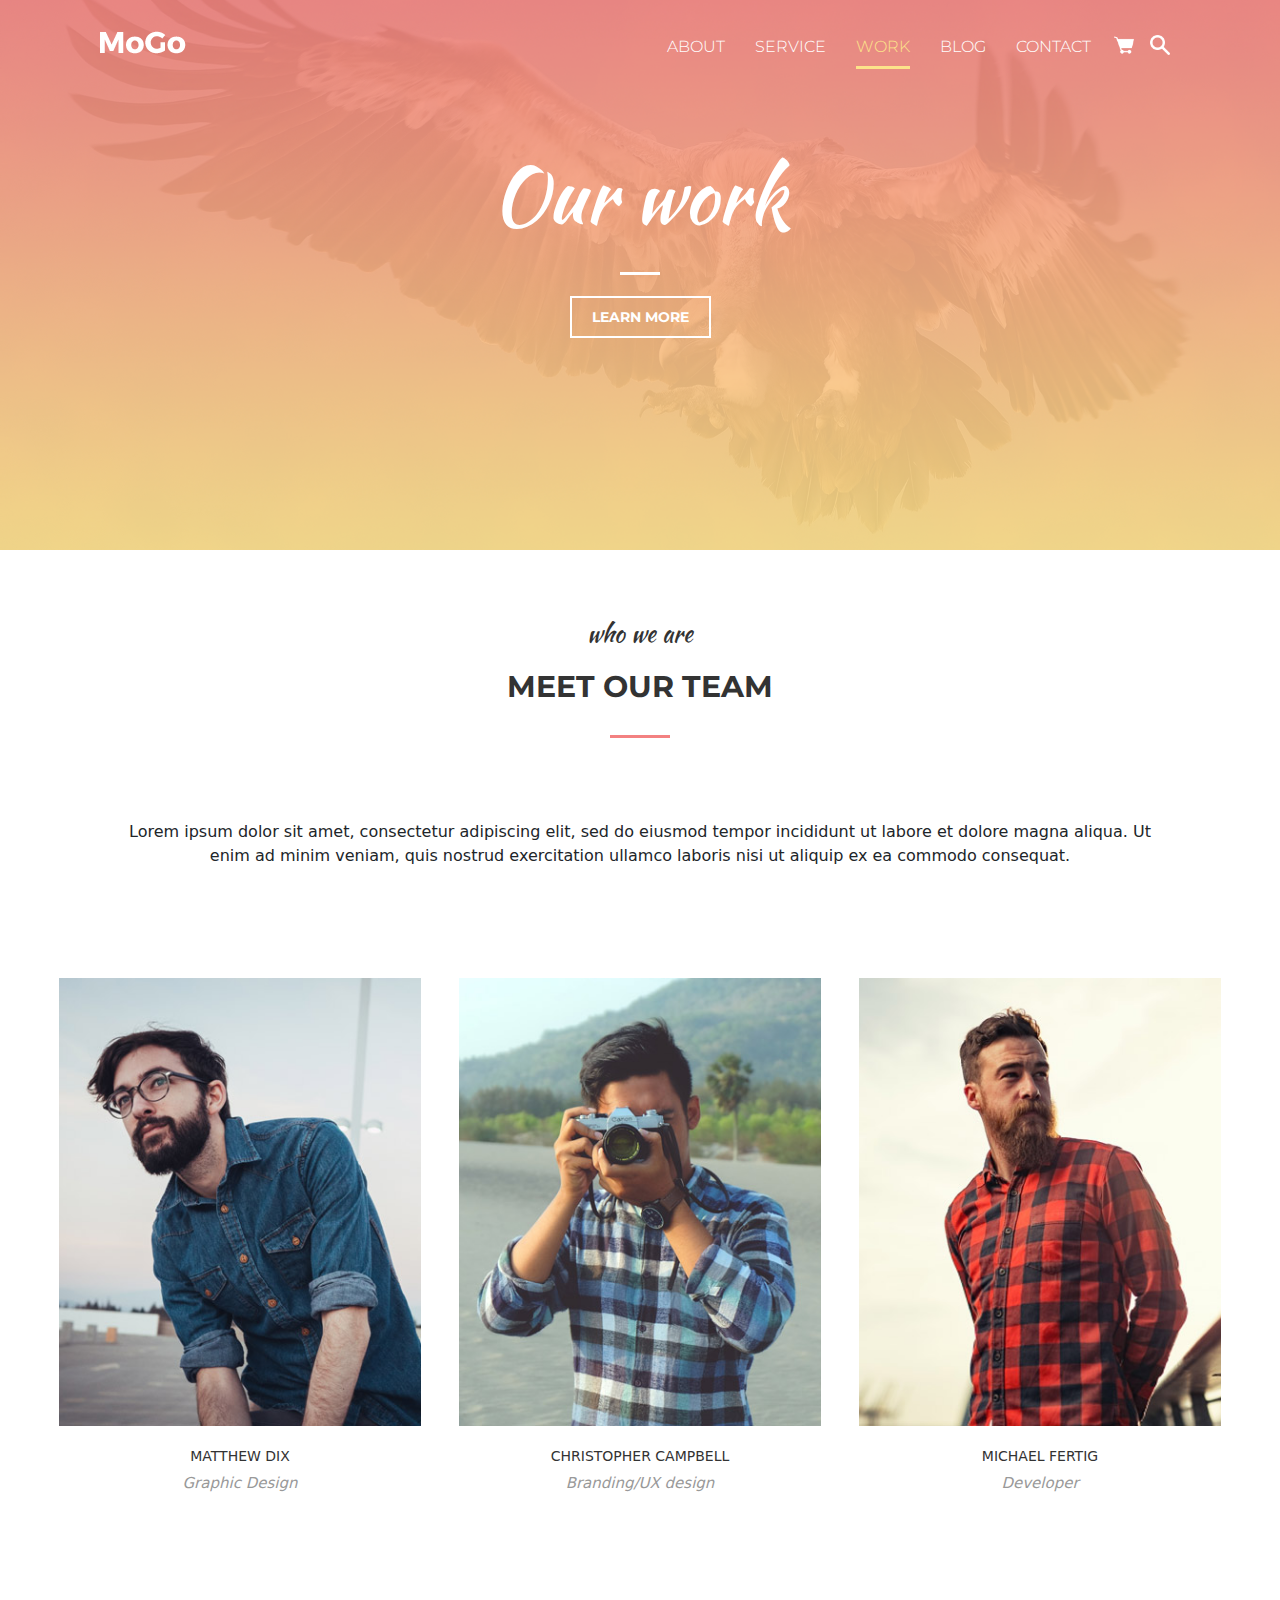
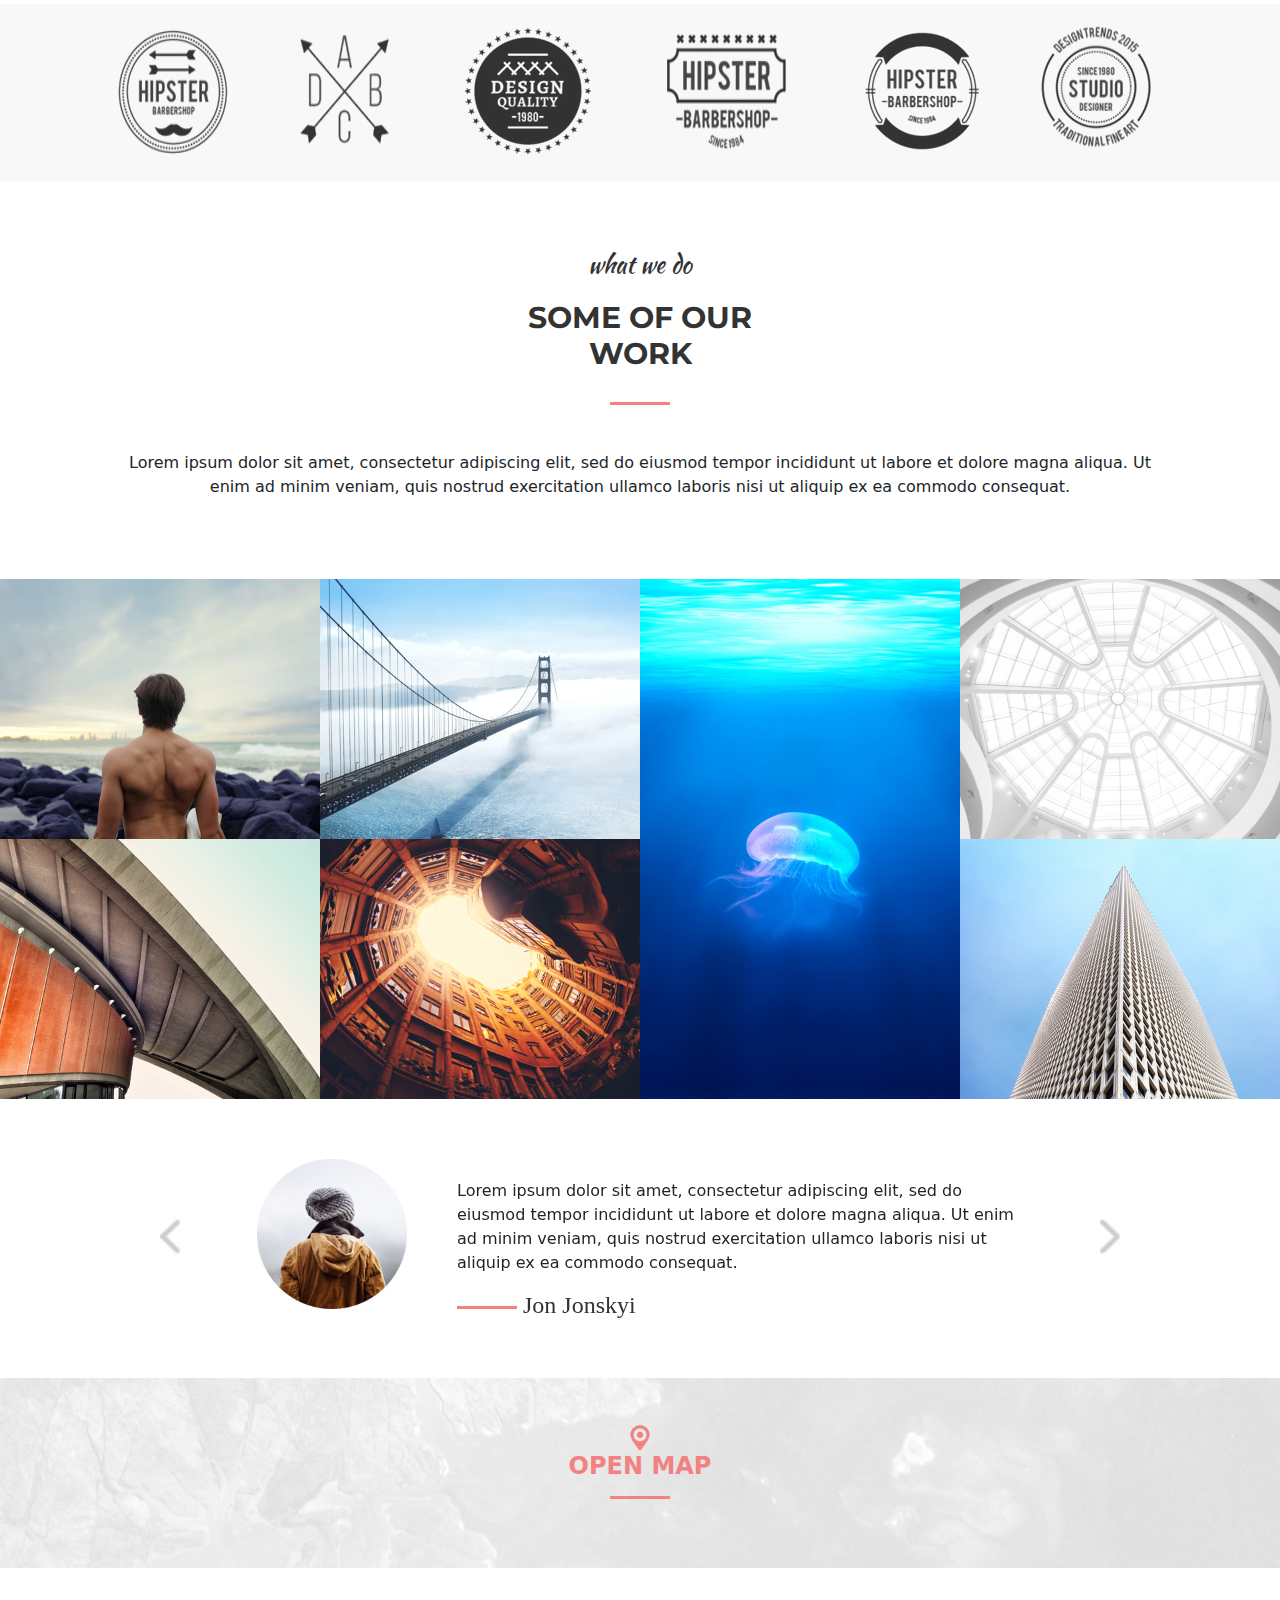
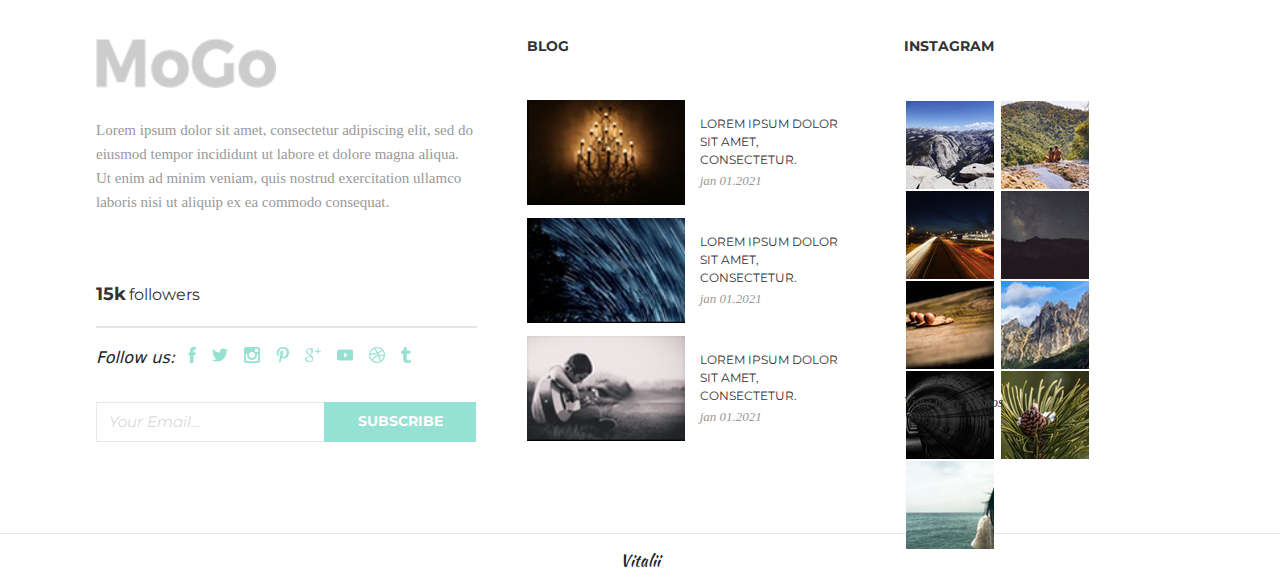
<file: work.html>
<!DOCTYPE html>
<html lang="en">
<head>
    <meta charset="UTF-8">
    <meta http-equiv="X-UA-Compatible" content="IE=edge">
    <meta name="viewport" content="width=device-width, initial-scale=1.0">
    
    <title>Mogo</title>

    <link rel="stylesheet" type="text/css" href="style.css">
    <link rel="stylesheet" href="https://cdn.jsdelivr.net/npm/bootstrap@5.1.1/dist/css/bootstrap.min.css">


    

</head>
<body>

    

<!-- Header
    =========================
    ========================= -->

    

    <header>

        <nav class="header-nuvbar">

            <div class="header-logo">
                <a href="index.html"><img alt="" src="img/logo.png"></a>
            </div>

            <div>
            <nav id="nav-wrap">

                <div class="dropdown">
                    <button class="btn btn-danger dropdown-toggle" type="button" id="dropdownMenuButton1" data-bs-toggle="dropdown" aria-expanded="false">
                      MENU
                    </button>
                    <ul class="dropdown-menu" aria-labelledby="dropdownMenuButton1">
                      <li><a class="dropdown-item current" href="index.html">ABOUT</a></li>
                      <li><a class="dropdown-item" href="service.html">SERVICE</a></li>
                      <li><a class="dropdown-item" href="work.html">WORK</a></li>
                      <li><a class="dropdown-item" href="blog.html">BLOG</a></li>
                      <li><a class="dropdown-item" href="contact.html">CONTACT</a></li>
                      <li><a class="dropdown-item" href="#"><img class="navbar_img" src="img/cartmob.png" alt=""></a></li>
                      <li><a class="dropdown-item" href="#"><img class="navbar_img" src="img/searchmob.png" alt=""></a></li>
                    </ul>
                </div>
 
                <ul id="nav" class="nav">
 
                    <li><a href="index.html">ABOUT</a></li>
                    <li><span><a href="service.html">SERVICE</a></span></li>
                   <li  class="current"><span><a href="work.html">WORK</a></span></li>
                    <li><a href="blog.html">BLOG</a></li>
                   <li><a href="contact.html">CONTACT</a></li>
                   <li class="item"><a href=""><img class="navbar-img" src="img/cart.png" alt=""></a></li>
                    <li class="item"><a href=""><img class="navbar-img" src="img/search-13-32.png" alt=""></a></li>
 
                </ul> <!-- end #nav -->
 
            </nav> <!-- end #nav-wrap -->
 
            </div>
            
          </div>

        </nav>

    </header>


    <!-- Intro Section
   ================================================== -->

   <section id="intro">

        <!-- Start-->

        <div id="intro-header" class="intro-text">
            
            <h3 class="info-subtitle">Our work</h3>

            <div class="title-line"></div>

            <a href="№">Learn more</a>

        </div>

    </section>

    <!-- main contant -->

    <!-- section about team -->

    <div class="main-content">

    <section class="about-us" id="we-are">
        <div class="section-text">
            <div class="section-text-main">
                <div class="section-text-main-subtitle">who we are</div>
                <div class="section-text-main-title">MEET OUR TEAM</div>
                <img class="text-main-line" src="img/Rectangle.png" alt="">
            </div>

            <p class="about-text">Lorem ipsum dolor sit amet, consectetur adipiscing elit, sed do eiusmod tempor incididunt ut labore et dolore magna aliqua. Ut enim ad minim veniam, quis nostrud exercitation ullamco laboris nisi ut aliquip ex ea commodo consequat.</p>
        </div>


        <div class="about-us-team">
            <div class="card-item">
                <div class="card-inner">
                    <div class="card-image">
                        <img src="img/team1.jpg" alt="card" />
                    </div>
                    <div class="card-text">
                        <div class="social">
                            <a class="social-item" href="#" target="_blank"><img src="img/teamicons/faceb.png" alt="">
                                <i class="fab fa-facebook-f"></i>
                            </a>
                            <a class="social-item" href="#" target="_blank">
                                <img src="img/teamicons/tweet.png" alt="">
                                <i class="fab fa-twitter"></i>
                            </a>
                            <a class="social-item" href="#" target="_blank">
                                <img src="img/teamicons/pinte.png" alt="">
                                <i class="fab fa-pinterest-p"></i>
                            </a>
                            <a class="social-item" href="#" target="_blank">
                                <img src="img/teamicons/insta.png" alt="">
                                <i class="fab fa-instagram"></i>
                            </a>
                        </div>
                    </div>
                </div>
                <div class="card-info">
                    <div class="card-name">MATTHEW DIX</div>
                    <div class="card-prof">Graphic Design</div>
                </div>
            </div>

            <div class="card-item">
                <div class="card-inner">
                    <div class="card-image">
                        <img src="img/team2.jpg" alt="card" />
                    </div>
                    <div class="card-text">
                        <div class="social">
                            <a class="social-item" href="#" target="_blank"><img src="img/teamicons/faceb.png" alt="">
                                <i class="fab fa-facebook-f">
                                    
                                </i>
                            </a>
                            <a class="social-item" href="#" target="_blank">
                                <img src="img/teamicons/tweet.png" alt="">
                                <i class="fab fa-twitter"></i>
                            </a>
                            <a class="social-item" href="#" target="_blank">
                                <img src="img/teamicons/pinte.png" alt="">
                                <i class="fab fa-pinterest-p"></i>
                            </a>
                            <a class="social-item" href="#" target="_blank">
                                <img src="img/teamicons/insta.png" alt="">
                                <i class="fab fa-instagram"></i>
                            </a>
                        </div>
                    </div>
                </div>
                <div class="card-info">
                    <div class="card-name">CHRISTOPHER CAMPBELL</div>
                    <div class="card-prof">Branding/UX design</div>
                </div>
            </div>

            <div class="card-item">
                <div class="card-inner">
                    <div class="card-image">
                        <img src="img/team3.jpg" alt="card" />
                    </div>
                    <div class="card-text">
                        <div class="social">
                            <a class="social-item" href="#" target="_blank">
                                <img src="img/teamicons/faceb.png" alt="">
                                <i class="fab fa-facebook-f"></i>
                            </a>
                            <a class="social-item" href="#" target="_blank">
                                <img src="img/teamicons/tweet.png" alt="">
                                <i class="fab fa-twitter"></i>
                            </a>
                            <a class="social-item" href="#" target="_blank">
                                <img src="img/teamicons/pinte.png" alt="">
                                <i class="fab fa-pinterest-p"></i>
                            </a>
                            <a class="social-item" href="#" target="_blank">
                                <img src="img/teamicons/insta.png" alt="">
                                <i class="fab fa-instagram"></i>
                            </a>
                        </div>
                    </div>
                </div>
                <div class="card-info">
                    <div class="card-name">MICHAEL FERTIG</div>
                    <div class="card-prof">Developer</div>
                </div>
            </div>
        </div>
    </section> 


    <section class="team-logo">
        <div class="logo-bar">
            <img src="img/clogo1.png" alt="">
            <img src="img/clogo2.png" alt="">
            <img src="img/clogo3.png" alt="">
            <img src="img/clogo4.png" alt="">
            <img src="img/clogo5.png" alt="">
            <img src="img/clogo6.png" alt="">
        </div>
    </section>

    <section class="some-work">
        <div class="section-text">
            <div class="section-text-main">
                <div class="section-text-main-subtitle">what we do</div>
                <div class="section-text-main-title">SOME OF OUR WORK</div>
                <img class="text-main-line" src="img/Rectangle.png" alt="">
            </div>

            <p class="about-text">Lorem ipsum dolor sit amet, consectetur adipiscing elit, sed do eiusmod tempor incididunt ut labore et dolore magna aliqua. Ut enim ad minim veniam, quis nostrud exercitation ullamco laboris nisi ut aliquip ex ea commodo consequat.</p>
        </div>

        <div class="some-work-img">
            <div class="works-col">
                <div class="works-item">
                    <img class="works-img" src="img/works/7.png" alt="works">
                    <div class="works-info">
                        <div class="works-title">CREATIVELY DESIGNED</div>
                        <div class="works-text">Lorem ipsum dolor sit</div>
                    </div>
                </div>
                <div class="works-item">
                    <img class="works-img" src="img/works/6.png" alt="works">
                    <div class="works-info">
                        <div class="works-title">CREATIVELY DESIGNED</div>
                        <div class="works-text">Lorem ipsum dolor sit</div>
                    </div>
                </div>
            </div>
            <div class="works-col">
                <div class="works-item">
                    <img class="works-img" src="img/works/5.png" alt="works">
                    <div class="works-info">
                        <div class="works-title">CREATIVELY DESIGNED</div>
                        <div class="works-text">Lorem ipsum dolor sit</div>
                    </div>
                </div>
                <div class="works-item">
                    <img class="works-img" src="img/works/4.png" alt="works">
                    <div class="works-info">
                        <div class="works-title">CREATIVELY DESIGNED</div>
                        <div class="works-text">Lorem ipsum dolor sit</div>
                    </div>
                </div>
            </div>
            <div class="works-col">
                <div class="works-item">
                    <img class="works-img" src="img/works/3.png" alt="works">
                    <div class="works-info">
                        <div class="works-title">CREATIVELY DESIGNED</div>
                        <div class="works-text">Lorem ipsum dolor sit</div>
                    </div>
                </div>
            </div>
            <div class="works-col">
                <div class="works-item">
                    <img class="works-img" src="img/works/2.png" alt="works">
                    <div class="works-info">
                        <div class="works-title">CREATIVELY DESIGNED</div>
                        <div class="works-text">Lorem ipsum dolor sit</div>
                    </div>
                </div>
                <div class="works-item">
                    <img class="works-img" src="img/works/1.png" alt="works">
                    <div class="works-info">
                        <div class="works-title">CREATIVELY DESIGNED</div>
                        <div class="works-text">Lorem ipsum dolor sit</div>
                    </div>
                </div>
            </div>
        </div>
    </section>

    

    <!-- slider comments -->

    <section class="comment-slider-work">
        
        <div class="comment-slider-content">
            <div class="comment-content-slides">
                <img class="comment-img" src="img/test1.jpg" alt="">
                <div class="comment-text" id="comment-text">  
                    <p>Lorem ipsum dolor sit amet, consectetur adipiscing elit, sed do eiusmod tempor incididunt ut labore et dolore magna aliqua. Ut enim ad minim veniam, quis nostrud exercitation ullamco laboris nisi ut aliquip ex ea commodo consequat.</p>
                    <h3><img src="img/Rectangle.png" alt=""> Jon Jonskyi</h3>
                </div>
            </div>
            <div class="comment-content-slides">
                <img class="comment-img" src="img/test1.jpg" alt="">
                <div class="comment-text">
                    <p>Lorem ipsum dolor sit amet, consectetur adipiscing elit, sed do eiusmod tempor incididunt ut labore et dolore magna aliqua. Ut enim ad minim veniam, quis nostrud exercitation ullamco laboris nisi ut aliquip ex ea commodo consequat.</p>
                    <h3><img src="img/Rectangle.png" alt=""> Jon Jonskyi</h3>
                </div>
            </div>
            <div class="comment-content-slides">
                <img class="comment-img" src="img/test1.jpg" alt="">
                <div class="comment-text">
                    <p>Lorem ipsum dolor sit amet, consectetur adipiscing elit, sed do eiusmod tempor incididunt ut labore et dolore magna aliqua. Ut enim ad minim veniam, quis nostrud exercitation ullamco laboris nisi ut aliquip ex ea commodo consequat.</p>
                    <h3><img src="img/Rectangle.png" alt=""> Jon Jonskyi</h3>
                </div>
            </div>
        </div>
    </section>


    <!-- footer -->

    <footer>

        <div class="footer-map">
            <h2 class="map-title">
                <img src="img/PINmap.png" alt="">
                <div><i class="fas fa-map-marker-alt"></i></div>
                <a href="https://goo.gl/maps/WY67dDn51xCPSTdFA" target="_blank">Open Map</a>
            </h2>
        </div>

        <div class="footer-content">
            
            <div class="footer-subscribe-bar">
                <img class="footer-logo" src="img/footerlogo.png" alt="">

                <p>Lorem ipsum dolor sit amet, consectetur adipiscing elit, sed do eiusmod tempor incididunt ut labore et dolore magna aliqua. Ut enim ad minim veniam, quis nostrud exercitation ullamco laboris nisi ut aliquip ex ea commodo consequat.</p>

                <div class="footer-subscribe-bar-info"><span>15k</span>followers</div>
                <div class="footer-link-bar">
                    <div class="footer-link-bar-text">Follow us:</div>
                    <a href=""><img src="img/icons/facebook.png" alt=""></a>
                    <a href=""><img src="img/icons/twitter.png" alt=""></a>
                    <a href=""><img src="img/icons/instagram.png" alt=""></a>
                    <a href=""><img src="img/icons/pinterest.png" alt=""></a>
                    <a href=""><img src="img/icons/google plus.png" alt=""></a>
                    <a href=""><img src="img/icons/youtube.png" alt=""></a>
                    <a href=""><img src="img/icons/dribbble.png" alt=""></a>
                    <a href=""><img src="img/icons/tumblr.png" alt=""></a>
                </div>

                <form class="subscribe" action="" method="post">
                    <input class="subscribe-input" type="email" name="name" placeholder="Your Email...">
                    <button class="subscribe-btn" type="submit">subscribe</button>
                </form>
            </div>


            <div class="footer-blog-bar">
                <div class="footer-blog-head">Blog</div>

                <div class="footer-blog-post">
                    <img src="img/post1.png" alt="">
                    <div class="footer-blog-post-text">
                        <p class="post-text">Lorem ipsum dolor sit amet, consectetur.</p>
                        <p class="post-data">jan 01.2021</p>
                    </div>
                </div>
                <div class="footer-blog-post">
                    <img src="img/post2.png" alt="">
                    <div class="footer-blog-post-text">
                        <p class="post-text">Lorem ipsum dolor sit amet, consectetur.</p>
                        <p class="post-data">jan 01.2021</p>
                    </div>
                </div>
                <div class="footer-blog-post">
                    <img src="img/post3.png" alt="">
                    <div class="footer-blog-post-text">
                        <p class="post-text">Lorem ipsum dolor sit amet, consectetur.</p>
                        <p class="post-data">jan 01.2021</p>
                    </div>
                </div>
            </div>
            <div class="footer-instagram-bar">
                <div class="footer-instagram-head">
                    INSTAGRAM
                </div>
                <div class="instagram-container">
                    <img src="img/insta/insta1.png" alt="">
                    <img src="img/insta/insta2.png" alt="">
                    <img src="img/insta/insta3.png" alt="">
                    <img src="img/insta/insta4.png" alt="">
                    <img src="img/insta/insta5.png" alt="">
                    <img src="img/insta/insta6.png" alt="">
                    <img src="img/insta/insta7.png" alt="">
                    <img src="img/insta/insta8.png" alt="">
                    <img src="img/insta/insta9.png" alt="">
                </div>
                <p>View more photos</p>
            </div>


        </div>

        <div class="footer-end">Vitalii</div>

    </footer>

    


    <!-- javascript -->

    <!-- bootstrap -->
    <script src="https://cdn.jsdelivr.net/npm/@popperjs/core@2.9.3/dist/umd/popper.min.js"></script>
    <script src="https://cdn.jsdelivr.net/npm/bootstrap@5.1.1/dist/js/bootstrap.min.js"></script>

    <!-- jquery -->
    <script src="https://ajax.googleapis.com/ajax/libs/jquery/3.5.1/jquery.min.js"></script>

    <!-- slick -->
    <script type="text/javascript" src="js/slick.min.js"></script>

    <!-- main script fail -->
    <script src="js/main.js"></script>

</body>
</html>
</file>
<file: style.css>
@charset "UTF-8";
@import url("https://fonts.googleapis.com/css2?family=Kaushan+Script&family=Montserrat:wght@400;700&display=swap");
/* http://meyerweb.com/eric/tools/css/reset/ 
   v2.0 | 20110126
   License: none (public domain)
*/
html, body, div, span, applet, object, iframe, h1, h2, h3, h4, h5, h6, p, blockquote, pre, a, abbr, acronym, address, big, cite, code, del, dfn, em, img, ins, kbd, q, s, samp, small, strike, strong, sub, sup, tt, var, b, u, i, center, dl, dt, dd, ol, ul, li, fieldset, form, label, legend, table, caption, tbody, tfoot, thead, tr, th, td, article, aside, canvas, details, embed, figure, figcaption, footer, header, hgroup, menu, nav, output, ruby, section, summary, time, mark, audio, video {
  margin: 0;
  padding: 0;
  border: 0;
  font-size: 100%;
  font: inherit;
  vertical-align: baseline;
}

/* HTML5 display-role reset for older browsers */
article, aside, details, figcaption, figure, footer, header, hgroup, menu, nav, section {
  display: block;
}

body {
  line-height: 1;
}

ol, ul {
  list-style: none;
}

blockquote, q {
  quotes: none;
}

blockquote:before, blockquote:after {
  content: '';
  content: none;
}

q:before, q:after {
  content: '';
  content: none;
}

table {
  border-collapse: collapse;
  border-spacing: 0;
}

.slick-list {
  overflow: hidden;
}

.slick-track {
  display: -webkit-box;
  display: -ms-flexbox;
  display: flex;
}

.section-text-main {
  width: 300px;
  height: 150px;
  text-align: center;
  margin: 0 auto 50px auto;
}

@media screen and (max-width: 992px) {
  .section-text-main {
    height: 150px;
  }
}

.section-text-main .section-text-main-subtitle {
  margin-top: 70px;
  font-size: 24px;
  font-family: "Kaushan Script";
  color: #333333;
  line-height: 1.2;
}

.section-text-main .section-text-main-title {
  margin-top: 20px;
  font-size: 30px;
  font-family: "Montserrat";
  color: #333333;
  font-weight: bold;
  text-transform: uppercase;
  line-height: 1.2;
}

.section-text-main .text-main-line {
  margin-top: 30px;
}

.line-grey {
  height: 2px;
  background-color: #e5e5e5;
  margin-bottom: 20px;
}

.comment-slider-content {
  width: 75%;
  height: auto;
  padding: 10px 0;
  margin: 0 auto;
  position: relative;
}

.comment-slider-content .slick-arrow {
  position: absolute;
}

.comment-slider-content .comment-content-slides {
  display: -webkit-box;
  display: -ms-flexbox;
  display: flex;
  -webkit-box-pack: center;
      -ms-flex-pack: center;
          justify-content: center;
}

.comment-slider-content .comment-content-slides .comment-img {
  padding: 10px;
  width: 170px;
  height: 170px;
}

@media screen and (max-width: 992px) {
  .comment-slider-content .comment-content-slides .comment-img {
    width: 130px;
    height: 130px;
  }
}

@media screen and (max-width: 768px) {
  .comment-slider-content .comment-content-slides .comment-img {
    width: 70px;
    height: 70px;
  }
}

.comment-slider-content .comment-content-slides .comment-text {
  width: 60%;
  margin-left: 40px;
}

@media screen and (max-width: 992px) {
  .comment-slider-content .comment-content-slides .comment-text {
    margin-left: 20px;
    width: 65%;
  }
}

@media screen and (max-width: 768px) {
  .comment-slider-content .comment-content-slides .comment-text {
    width: 70%;
    margin-left: 10px;
  }
}

@media screen and (max-width: 768px) {
  .comment-slider-content .comment-content-slides .comment-text p {
    font-size: 12px;
  }
}

.comment-slider-content .comment-content-slides .comment-text h3 {
  font-size: 24px;
  font-family: "KaushanScript";
  color: #333333;
  line-height: 1.2;
  text-align: left;
}

@media screen and (max-width: 768px) {
  .comment-slider-content .comment-content-slides .comment-text h3 {
    font-size: 20px;
  }
}

.slick-arrow {
  position: absolute;
}

.prev {
  width: 20px;
  height: 35px;
  top: 80px;
  cursor: pointer;
  z-index: 200;
}

.next {
  width: 20px;
  height: 35px;
  top: 80px;
  right: 0px;
  cursor: pointer;
  z-index: 200;
}

.intro-text {
  height: 550px;
  padding-top: 150px;
  text-align: center;
  background-image: url(img/Layer.png);
  background-repeat: no-repeat;
  background-position: center;
  background-size: cover;
  position: relative;
}

@media screen and (max-width: 992px) {
  .intro-text {
    padding-top: 130px;
    height: 450px;
  }
}

@media screen and (max-width: 768px) {
  .intro-text {
    padding-top: 100px;
    height: 350px;
  }
}

.intro-text .info-subtitle {
  width: 900px;
  height: auto;
  margin: 0 auto;
  color: white;
  font-size: 77px;
  font-family: 'Kaushan Script', cursive;
}

@media screen and (max-width: 992px) {
  .intro-text .info-subtitle {
    width: 700px;
    font-size: 62px;
  }
}

@media screen and (max-width: 768px) {
  .intro-text .info-subtitle {
    width: 450px;
    font-size: 42px;
  }
}

.intro-text .title-line {
  width: 40px;
  margin: 30px auto;
  height: 3px;
  background-color: white;
}

.intro-text a {
  width: 900px;
  height: auto;
  margin: 0 auto;
  color: white;
  margin-top: 20px;
  padding: 10px 20px;
  -webkit-text-decoration-line: none;
          text-decoration-line: none;
  border: 2px solid white;
  font-size: 14px;
  font-family: "Montserrat";
  color: white;
  font-weight: bold;
  text-transform: uppercase;
  line-height: 1.2;
  -webkit-transition: background 0.1s linear, color 0.1s linear;
  transition: background 0.1s linear, color 0.1s linear;
}

.intro-text a:hover {
  background-color: #fff;
  color: #333;
}

@media screen and (max-width: 768px) {
  .intro-text a {
    width: 700px;
  }
}

header {
  width: 85%;
  height: 50px;
  margin: 20px auto;
  position: absolute;
  left: 7%;
  z-index: 9999;
}

header .header-nuvbar {
  display: -webkit-box;
  display: -ms-flexbox;
  display: flex;
  -webkit-box-pack: justify;
      -ms-flex-pack: justify;
          justify-content: space-between;
}

header .header-nuvbar .header-logo {
  padding: 10px;
}

header .header-nuvbar #nav-wrap {
  width: auto;
}

header .header-nuvbar #nav-wrap .dropdown {
  padding: 10px 0;
  color: white;
  font-family: 'Montserrat', sans-serif;
  font-weight: 300;
}

@media screen and (min-width: 768px) {
  header .header-nuvbar #nav-wrap .dropdown {
    display: none;
  }
}

header .header-nuvbar #nav-wrap .dropdown #current a {
  border-right: 3 solid #DC3545;
}

@media screen and (max-width: 768px) {
  header .header-nuvbar #nav-wrap .nav {
    display: none;
  }
}

header .header-nuvbar #nav-wrap .nav .current a {
  padding-bottom: 10px;
  color: #fce38a;
  border-bottom: 3px solid #fce38a;
}

header .header-nuvbar #nav-wrap .nav .item {
  margin: 12px 8px;
}

header .header-nuvbar #nav-wrap .nav li {
  width: auto;
  height: 20px;
  margin: 15px;
  display: inline-block;
  vertical-align: top;
  position: relative;
  -webkit-transition: color 0.1s linear;
  transition: color 0.1s linear;
  font-family: 'Montserrat', sans-serif;
  font-weight: 300;
}

header .header-nuvbar #nav-wrap .nav li a {
  color: white;
  -webkit-text-decoration-line: none;
          text-decoration-line: none;
}

header .header-nuvbar #nav-wrap .nav li a:after {
  content: "";
  display: block;
  width: auto;
  height: 20px;
  background-color: #fce38a;
  opacity: 0;
  position: absolute;
  -webkit-transition: opacity 0.1s linear;
  transition: opacity 0.1s linear;
}

header .header-nuvbar #nav-wrap .nav li a:hover {
  padding-bottom: 10px;
  color: #fce38a;
  border-bottom: 3px solid #fce38a;
}

header .header-nuvbar #nav-wrap .nav li .navbar-img {
  width: 20px;
  height: 20px;
}

.slider-item {
  height: 1000px;
  background-image: url(img/Layer.png);
  background-repeat: no-repeat;
  background-position: center;
  background-size: cover;
  position: relative;
}

@media screen and (max-width: 992px) {
  .slider-item {
    height: 900px;
  }
}

@media screen and (max-width: 768px) {
  .slider-item {
    height: 700px;
  }
}

.slider-item {
  padding-top: 150px;
  text-align: center;
}

.slider-item .info-subtitle {
  width: 900px;
  height: auto;
  margin: 0 auto;
  color: white;
  font-size: 72px;
  font-family: 'Kaushan Script', cursive;
}

@media screen and (max-width: 992px) {
  .slider-item .info-subtitle {
    width: 700px;
    font-size: 62px;
  }
}

@media screen and (max-width: 768px) {
  .slider-item .info-subtitle {
    width: 450px;
    font-size: 42px;
  }
}

.slider-item .info-title {
  width: 900px;
  height: auto;
  margin: 0 auto;
  color: white;
  margin-bottom: 40px;
  font-size: 150px;
  font-family: 'Montserrat', sans-serif;
  font-weight: 700;
  line-height: 1.2em;
  text-transform: uppercase;
  line-height: 0.933;
  text-align: center;
}

@media screen and (max-width: 992px) {
  .slider-item .info-title {
    width: 700px;
    font-size: 120px;
  }
}

@media screen and (max-width: 768px) {
  .slider-item .info-title {
    width: 450px;
    font-size: 80px;
  }
}

.slider-item .title-line {
  width: 40px;
  margin: 30px auto;
  height: 3px;
  background-color: white;
}

.slider-item a {
  width: 900px;
  height: auto;
  margin: 0 auto;
  color: white;
  margin-top: 20px;
  padding: 10px 20px;
  -webkit-text-decoration-line: none;
          text-decoration-line: none;
  border: 2px solid white;
  font-size: 14px;
  font-family: "Montserrat";
  color: white;
  font-weight: bold;
  text-transform: uppercase;
  line-height: 1.2;
  -webkit-transition: background 0.1s linear, color 0.1s linear;
  transition: background 0.1s linear, color 0.1s linear;
}

.slider-item a:hover {
  background-color: #fff;
  color: #333;
}

@media screen and (max-width: 768px) {
  .slider-item a {
    width: 700px;
  }
}

.slider-dots {
  height: 35px;
  position: absolute;
  left: 220px;
  bottom: -300px;
  max-width: 900px;
  width: 100%;
  z-index: 9998;
  color: white;
}

@media screen and (max-width: 1200px) {
  .slider-dots {
    left: 140px;
    bottom: -250px;
  }
}

@media screen and (max-width: 992px) {
  .slider-dots {
    left: 70px;
    bottom: -150px;
  }
}

@media screen and (max-width: 768px) {
  .slider-dots {
    left: 30px;
    bottom: 0px;
  }
}

.slick-current .dots-box {
  width: 200px;
  border-top: 3px solid red;
  z-index: 9999;
}

@media screen and (max-width: 992px) {
  .slick-current .dots-box {
    width: 140px;
  }
}

@media screen and (max-width: 768px) {
  .slick-current .dots-box {
    width: 70px;
  }
}

.dots-box {
  width: 200px;
  cursor: pointer;
  height: 40px;
  display: -webkit-box;
  display: -ms-flexbox;
  display: flex;
  -webkit-box-align: center;
      -ms-flex-align: center;
          align-items: center;
  border-top: 4px solid white;
}

@media screen and (max-width: 992px) {
  .dots-box {
    width: 140px;
  }
}

@media screen and (max-width: 768px) {
  .dots-box {
    width: 70px;
  }
}

.dots-box .dots-number {
  font-size: 24px;
  font-family: "Montserrat";
  color: white;
  font-weight: bold;
  text-transform: uppercase;
  line-height: 1.2;
  text-align: left;
}

@media screen and (max-width: 768px) {
  .dots-box .dots-number {
    display: none;
  }
}

.dots-box .dots-text {
  padding-top: 5px;
  margin-left: 5px;
  font-size: 17px;
  font-family: "Montserrat";
  color: white;
  text-transform: uppercase;
  line-height: 1.2;
  text-align: left;
}

@media screen and (max-width: 768px) {
  .dots-box .dots-text {
    margin-left: 0;
    font-size: 14px;
  }
}

.main-content .about-us {
  height: auto;
}

.main-content .about-us .section-text {
  width: auto;
  height: auto;
  margin: 25px auto;
}

@media screen and (max-width: 768px) {
  .main-content .about-us .section-text {
    margin: 15px auto;
  }
}

.main-content .about-us .section-text .about-text {
  margin: 20px auto;
  width: 80%;
  text-align: center;
}

@media screen and (max-width: 768px) {
  .main-content .about-us .section-text .about-text {
    margin: 10px auto;
  }
}

.main-content .about-us .about-us-team {
  width: 100%;
  max-width: 1200px;
  min-height: 300px;
  margin: 100px auto;
  display: -webkit-box;
  display: -ms-flexbox;
  display: flex;
  -ms-flex-pack: distribute;
      justify-content: space-around;
  -ms-flex-wrap: wrap;
      flex-wrap: wrap;
}

@media screen and (max-width: 992px) {
  .main-content .about-us .about-us-team {
    max-width: 600px;
  }
}

.main-content .about-us .about-us-team .card-item {
  width: 31%;
  min-width: 300px;
  padding: 0 5px;
  margin: 10px 5px;
}

@media screen and (max-width: 992px) {
  .main-content .about-us .about-us-team .card-item {
    width: auto;
  }
}

.main-content .about-us .about-us-team .card-inner {
  position: relative;
  background-color: #95e1d3;
}

.main-content .about-us .about-us-team .card-inner:hover .card-image {
  -webkit-transform: translate3d(-10px, -10px, 0);
          transform: translate3d(-10px, -10px, 0);
  /*зміщуємо по осі х і у  -10 а z 0 */
}

.main-content .about-us .about-us-team .card-inner:hover .card-image img {
  opacity: 0.1;
}

.main-content .about-us .about-us-team .card-inner:hover .card-text {
  opacity: 1;
}

.main-content .about-us .about-us-team .card-image {
  background: -webkit-gradient(linear, left top, left bottom, from(#f38181), to(#fce38a));
  background: linear-gradient(to bottom, #f38181, #fce38a);
  -webkit-transition: -webkit-transform 0.2s linear;
  transition: -webkit-transform 0.2s linear;
  transition: transform 0.2s linear;
  transition: transform 0.2s linear, -webkit-transform 0.2s linear;
}

.main-content .about-us .about-us-team .card-image img {
  display: block;
  max-width: 100%;
  height: auto;
  -webkit-transition: opaciti 0.1s linear;
  transition: opaciti 0.1s linear;
}

.main-content .about-us .about-us-team .card-text {
  width: 100%;
  color: #fff;
  text-transform: uppercase;
  font-weight: 700;
  font-size: 18px;
  text-align: center;
  opacity: 0;
  position: absolute;
  /*вирівнюємо по центру*/
  top: 50%;
  left: 0;
  z-index: 2;
  -webkit-transform: translate3d(0, -50%, 0);
          transform: translate3d(0, -50%, 0);
  -webkit-transition: opaciti 0.2s linear;
  transition: opaciti 0.2s linear;
}

.main-content .statistic {
  background-color: #95e1d3;
}

.main-content .statistic .about-us-statistic {
  width: 85%;
  padding: 50px 0;
  margin: 0 auto;
  display: -webkit-box;
  display: -ms-flexbox;
  display: flex;
  -webkit-box-pack: space-evenly;
      -ms-flex-pack: space-evenly;
          justify-content: space-evenly;
  -ms-flex-wrap: wrap;
      flex-wrap: wrap;
}

@media screen and (max-width: 768px) {
  .main-content .statistic .about-us-statistic {
    font-size: 80%;
  }
}

.main-content .statistic .about-us-statistic .about-us-statistic-container {
  margin: 10px;
  text-align: center;
}

.main-content .statistic .about-us-statistic .about-us-statistic-container .statistic-number {
  font-size: 72px;
  font-family: "Montserrat";
  color: white;
  font-weight: bold;
}

.main-content .statistic .about-us-statistic .about-us-statistic-container .statistic-text {
  font-size: 14px;
  font-family: "Montserrat";
  color: white;
  font-weight: 200;
}

footer .footer-map {
  height: 190px;
  background-image: url(img/Layermap.png);
  background-position: center;
  background-repeat: no-repeat;
  display: -webkit-box;
  display: -ms-flexbox;
  display: flex;
  -webkit-box-pack: center;
      -ms-flex-pack: center;
          justify-content: center;
}

@media screen and (max-width: 768px) {
  footer .footer-map {
    height: 140px;
  }
}

footer .footer-map .map-title {
  margin-top: 45px;
  height: auto;
  text-align: center;
  font-size: 24px;
  color: #f38181;
  font-weight: 700;
  text-transform: uppercase;
}

@media screen and (max-width: 768px) {
  footer .footer-map .map-title {
    margin-top: 25px;
  }
}

footer .footer-map .map-title a {
  color: inherit;
  text-decoration: none;
}

footer .footer-map .map-title::after {
  content: "";
  display: block;
  margin: 15px auto 0;
  width: 60px;
  height: 3px;
  background-color: #f38181;
}

footer .footer-map .map-title a:hover {
  text-decoration: underline;
}

footer .footer-content {
  height: 425px;
  width: 85%;
  margin: 70px auto;
  display: -webkit-box;
  display: -ms-flexbox;
  display: flex;
  -webkit-box-pack: justify;
      -ms-flex-pack: justify;
          justify-content: space-between;
}

@media screen and (max-width: 768px) {
  footer .footer-content {
    -webkit-box-pack: center;
        -ms-flex-pack: center;
            justify-content: center;
  }
}

footer .footer-content .footer-subscribe-bar {
  height: 100%;
  width: 35%;
  min-width: 300px;
  position: relative;
}

@media screen and (max-width: 768px) {
  footer .footer-content .footer-subscribe-bar {
    width: 80%;
  }
}

footer .footer-content .footer-subscribe-bar .footer-logo {
  width: 180px;
  height: 50px;
  float: left;
  margin-bottom: 30px;
}

footer .footer-content .footer-subscribe-bar p {
  margin-bottom: 60px;
  float: left;
  font-size: 15px;
  font-family: "Roboto";
  color: #999999;
  line-height: 1.6;
}

footer .footer-content .footer-subscribe-bar .footer-subscribe-bar-info {
  width: 100%;
  padding-right: 100%;
  padding-bottom: 20px;
  float: left;
  font-size: 16px;
  font-family: "Montserrat";
  color: #333333;
  line-height: 1.2;
  margin: 10px 0;
  border-bottom: 2px solid #e5e5e5;
}

footer .footer-content .footer-subscribe-bar .footer-subscribe-bar-info span {
  padding-bottom: 4px;
  font-size: 18px;
  font-weight: 700;
  margin-right: 3px;
}

footer .footer-content .footer-subscribe-bar .footer-link-bar {
  float: left;
  margin-bottom: 30px;
  float: left;
  display: -webkit-box;
  display: -ms-flexbox;
  display: flex;
}

footer .footer-content .footer-subscribe-bar .footer-link-bar .footer-link-bar-text {
  margin-top: 8px;
  margin-right: 5px;
  font-style: italic;
}

footer .footer-content .footer-subscribe-bar .footer-link-bar a {
  margin: 5px 8px;
}

footer .footer-content .footer-subscribe-bar .subscribe {
  display: -webkit-box;
  display: -ms-flexbox;
  display: flex;
  width: 100%;
  max-width: 380px;
}

footer .footer-content .footer-subscribe-bar .subscribe-input {
  width: 60%;
  height: 40px;
  font-family: "Montserrat", sans-serif;
  padding: 12px;
  background: #fff;
  border: 1px solid #e7e7e7;
  font-style: italic;
  font-size: 15px;
  color: #333;
  line-height: 1.1;
  font-weight: 300;
  border-right: 0;
}

footer .footer-content .footer-subscribe-bar .subscribe-input:focus {
  /*щоб забрати фокус на кнопці*/
  outline: 0;
  border-color: #95e1d3;
}

footer .footer-content .footer-subscribe-bar .subscribe-input::-webkit-input-placeholder {
  color: #ccc;
}

footer .footer-content .footer-subscribe-bar .subscribe-input:-ms-input-placeholder {
  color: #ccc;
}

footer .footer-content .footer-subscribe-bar .subscribe-input::-ms-input-placeholder {
  color: #ccc;
}

footer .footer-content .footer-subscribe-bar .subscribe-input::placeholder {
  color: #ccc;
}

footer .footer-content .footer-subscribe-bar .subscribe-btn {
  width: 40%;
  height: 40px;
  font-family: "Montserrat", sans-serif;
  font-size: 14px;
  text-transform: uppercase;
  background-color: #95e1d3;
  border: 0;
  cursor: pointer;
  font-weight: 700;
  color: #fff;
  padding: 12px 30px;
  line-height: 1.1;
  -webkit-transition: background .2s linear;
  transition: background .2s linear;
}

footer .footer-content .footer-subscribe-bar .subscribe-btn:hover {
  background-color: #679b91;
}

footer .footer-content .footer-subscribe-bar .subscribe-btn:focus {
  /*щоб забрати фокус на кнопці*/
  outline: 0;
}

footer .footer-content .footer-blog-bar {
  width: 30%;
  min-width: 280px;
  height: 100%;
}

@media screen and (max-width: 768px) {
  footer .footer-content .footer-blog-bar {
    display: none;
  }
}

footer .footer-content .footer-blog-bar .footer-blog-head {
  margin-bottom: 45px;
  font-size: 14px;
  font-family: "Montserrat";
  color: #333333;
  font-weight: 700;
  text-transform: uppercase;
  line-height: 1.2;
  text-align: left;
}

footer .footer-content .footer-blog-bar .footer-blog-post {
  height: 105px;
  width: 100%;
  margin: 13px 0;
  display: -webkit-box;
  display: -ms-flexbox;
  display: flex;
}

footer .footer-content .footer-blog-bar .footer-blog-post .footer-blog-post-text {
  margin-left: 15px;
  margin-top: 15px;
  -webkit-box-align: center;
      -ms-flex-align: center;
          align-items: center;
}

footer .footer-content .footer-blog-bar .footer-blog-post .footer-blog-post-text .post-text {
  margin: 0;
  font-size: 12px;
  font-family: "Montserrat";
  color: #333333;
  text-transform: uppercase;
  line-height: 1.5;
  text-align: left;
}

footer .footer-content .footer-blog-bar .footer-blog-post .footer-blog-post-text .post-data {
  font-size: 13px;
  font-family: "Roboto";
  color: #999999;
  font-style: italic;
  line-height: 1.846;
  text-align: left;
}

footer .footer-content .footer-instagram-bar {
  height: 100%;
  width: 280px;
}

@media screen and (max-width: 992px) {
  footer .footer-content .footer-instagram-bar {
    display: none;
  }
}

footer .footer-content .footer-instagram-bar .footer-instagram-head {
  margin-bottom: 45px;
  font-size: 14px;
  font-family: "Montserrat";
  color: #333333;
  font-weight: 700;
  text-transform: uppercase;
  line-height: 1.2;
  text-align: left;
}

footer .footer-content .footer-instagram-bar .instagram-container {
  width: 280px;
  height: 280px;
  display: block;
  margin: 0 1px;
}

footer .footer-content .footer-instagram-bar .instagram-container img {
  margin: 1px;
}

footer .footer-content .footer-instagram-bar p {
  margin-top: 10px;
  font-size: 14px;
  font-family: "Roboto";
  color: #333333;
  font-style: italic;
  line-height: 1.846;
  text-align: left;
}

footer .footer-end {
  height: 40px;
  padding-top: 15px;
  margin: 10px auto;
  text-align: center;
  font-family: 'Kaushan Script';
  border-top: 1px solid #e5e5e5;
}

.service {
  width: 85%;
  height: auto;
  margin: 0 auto;
}

.service .service-tools {
  width: 100%;
  height: auto;
  display: -webkit-box;
  display: -ms-flexbox;
  display: flex;
  -ms-flex-wrap: wrap;
      flex-wrap: wrap;
}

.service .service-tools .tools-info {
  width: 30%;
  min-width: 250px;
  margin: 50px auto;
  display: -webkit-box;
  display: -ms-flexbox;
  display: flex;
}

@media screen and (max-width: 992px) {
  .service .service-tools .tools-info {
    margin: 30px auto;
    width: 420px;
  }
}

@media screen and (max-width: 576px) {
  .service .service-tools .tools-info {
    width: 380;
  }
}

.service .service-tools .tools-info .tools-info-img {
  width: 50px;
  height: 50px;
  padding: 5px;
}

.service .service-tools .tools-info .tools-info-text {
  margin-left: 20px;
}

.service .service-tools .tools-info .tools-info-text h3 {
  font-size: 14px;
  font-family: "Montserrat";
  color: #333333;
  font-weight: 700;
  text-transform: uppercase;
  line-height: 1.2;
  text-align: left;
}

.service .service-tools .tools-info .tools-info-text p {
  font-size: 15px;
  font-family: "Roboto";
  color: #999999;
  line-height: 1.6;
  text-align: left;
}

.design {
  height: auto;
  margin: 0 auto;
  padding-top: 30px;
  background-image: url(img/Rectangl.png);
}

.design .design-content {
  width: 85%;
  min-width: 500px;
  margin: 0 auto;
}

.design .design-content #main-text-design {
  height: 100px;
  margin: 0 auto 30 auto;
}

.design .design-content #main-text-design .section-text-main-subtitle {
  margin-top: 50px;
}

.design .design-content .design-photo {
  width: 100%;
  height: 520px;
  display: block;
}

.devices {
  width: 100%;
  max-width: 600px;
  margin: 0 auto;
  position: relative;
}

.devices-item {
  display: block;
  max-width: 100%;
  height: auto;
}

.devices-item-iphone {
  position: absolute;
  bottom: -80px;
  right: 0;
  z-index: 1;
}

@media screen and (max-width: 576px) {
  .devices-item-iphone {
    display: none;
  }
}

.wedo {
  width: 85%;
  height: auto;
  margin: 0 auto 80px auto;
}

.wedo .about-text {
  text-align: center;
}

.wedo .wedo-container {
  width: 100%;
  height: auto;
  margin-top: 100px;
  display: -webkit-box;
  display: -ms-flexbox;
  display: flex;
  -webkit-box-pack: justify;
      -ms-flex-pack: justify;
          justify-content: space-between;
}

@media screen and (max-width: 768px) {
  .wedo .wedo-container {
    margin-top: 90px;
  }
}

@media screen and (max-width: 576px) {
  .wedo .wedo-container {
    margin-top: 40px;
  }
}

.wedo .wedo-container .wedo-img {
  width: 46%;
  max-height: 360px;
}

.wedo .wedo-container .accordion {
  width: 55%;
  margin-left: 20px;
  max-height: 360px;
}

@media screen and (max-width: 1200px) {
  .wedo .wedo-container .accordion {
    width: 90%;
    min-width: 350px;
    margin: 0 auto;
  }
}

.wedo .wedo-container .accordion .accordion-item {
  max-height: 240px;
}

.wedo .wedo-container .accordion .acc-img {
  width: 25px;
  height: 25px;
}

.wedo .wedo-container .accordion .acc-text {
  margin: 0 0 0 5px;
}

.comment-slider-service {
  background-color: #f8f8f8;
}

.team-logo {
  background-color: #f8f8f8;
}

.team-logo .logo-bar {
  width: 85%;
  height: auto;
  padding: 10px;
  margin: 0 auto;
  display: -webkit-box;
  display: -ms-flexbox;
  display: flex;
  -webkit-box-pack: justify;
      -ms-flex-pack: justify;
          justify-content: space-between;
}

.card-info {
  margin-top: 20px;
  text-align: center;
}

.card-name {
  text-transform: uppercase;
  color: #333;
  font-size: 14px;
  margin-bottom: 5px;
}

.card-prof {
  color: #999;
  font-size: 15px;
  font-style: italic;
  font-weight: 300;
}

.social {
  display: -webkit-box;
  display: -ms-flexbox;
  display: flex;
  -webkit-box-pack: center;
      -ms-flex-pack: center;
          justify-content: center;
}

.social-item {
  width: 55px;
  height: 55px;
  padding: 12px 10px;
  background-color: #fce38a;
  border-right: 1px solid #f38181;
  text-decoration: none;
  color: #f38181;
  font-size: 30px;
  line-height: 1;
  -webkit-transition: background .1s linear, color .1s linear;
  transition: background .1s linear, color .1s linear;
}

.social-item:last-child {
  /*вибираємо останню іконку*/
  border-right: 0;
}

.social-item:hover {
  color: #fff;
  background-color: #f38181;
}

.some-work {
  width: 100%;
}

.some-work p {
  width: 80%;
  text-align: center;
  margin: 0 auto 80px auto;
}

.some-work-img {
  height: auto;
  display: -webkit-box;
  display: -ms-flexbox;
  display: flex;
}

.some-work-img .works-col {
  -webkit-box-flex: 1;
      -ms-flex: 1 1 0px;
          flex: 1 1 0;
}

.some-work-img .works-item {
  position: relative;
  background: -webkit-gradient(linear, left top, left bottom, from(#f38181), to(#fce38a));
  background: linear-gradient(to bottom, #f38181, #fce38a);
}

.some-work-img .works-item:hover .works-img {
  opacity: .1;
}

.some-work-img .works-item:hover .works-info {
  opacity: 1;
}

.some-work-img .works-img {
  display: block;
  max-width: 100%;
  height: auto;
  -webkit-transition: opacity .2s linear;
  transition: opacity .2s linear;
}

.some-work-img .works-info {
  width: 100%;
  padding: 0 15px;
  position: absolute;
  top: 50%;
  left: 0;
  z-index: 1;
  opacity: 0;
  text-align: center;
  color: #fff;
  -webkit-transform: translate3d(0, -50%, 0);
          transform: translate3d(0, -50%, 0);
  -webkit-transition: opacity .2s linear;
  transition: opacity .2s linear;
}

.some-work-img .works-title {
  font-size: 14px;
  text-transform: uppercase;
  margin-bottom: 5px;
}

.some-work-img .works-text {
  font-size: 15px;
  font-weight: 300;
  font-style: italic;
}

.comment-slider-work {
  margin: 40px auto;
}

@media screen and (max-width: 768px) {
  .comment-slider-work {
    display: block;
  }
}

@media screen and (max-width: 576px) {
  .comment-slider-work {
    display: none;
  }
}

.comment-slider-work #comment-text {
  margin-top: 30px;
}

/* Blog */
.blog-container {
  width: 100%;
  max-width: 1200px;
  padding: 0 15px;
  margin: 0 auto 40px auto;
}

.blog {
  display: -webkit-box;
  display: -ms-flexbox;
  display: flex;
  -webkit-box-pack: justify;
      -ms-flex-pack: justify;
          justify-content: space-between;
  -ms-flex-wrap: wrap;
      flex-wrap: wrap;
}

.blog-item {
  width: 32%;
}

@media screen and (max-width: 768px) {
  .blog-item {
    width: 100%;
    margin-bottom: 30px;
  }
  .blog-item:last-child {
    margin-bottom: 0;
  }
}

.blog-header {
  position: relative;
  margin-bottom: 15px;
}

.blog-photo {
  display: block;
  max-width: 100%;
  height: auto;
}

.blog-date {
  padding: 10px 20px;
  background-color: #95e1d3;
  color: #fff;
  font-size: 15px;
  font-style: italic;
  font-weight: 300;
  text-align: center;
  position: absolute;
  bottom: 10px;
  left: -10px;
  z-index: 1;
}

.blog-date-date {
  font-size: 30px;
  font-weight: 700;
  line-height: 1;
  font-style: normal;
}

.blog-content {
  margin-bottom: 14px;
}

.blog-title {
  margin-bottom: 10px;
  font-size: 14px;
  color: #333;
  text-transform: uppercase;
}

.blog-title a {
  color: inherit;
  /*приймає колір батька*/
  text-decoration: none;
}

.blog-title a:hover {
  text-decoration: underline;
  /*при наведенні*/
}

.blog-text {
  font-size: 15px;
  color: #999;
}

.blog-footer {
  color: #999;
  font-size: 15px;
  font-weight: 300;
  font-style: italic;
  padding-top: 14px;
  border-top: 1px solid #e5e5e5;
}

.blog-stat-item {
  display: inline-block;
  vertical-align: top;
  margin-right: 10px;
}

.blog-stat-item i {
  color: #95e1d3;
}
/*# sourceMappingURL=style.css.map */
</file>
